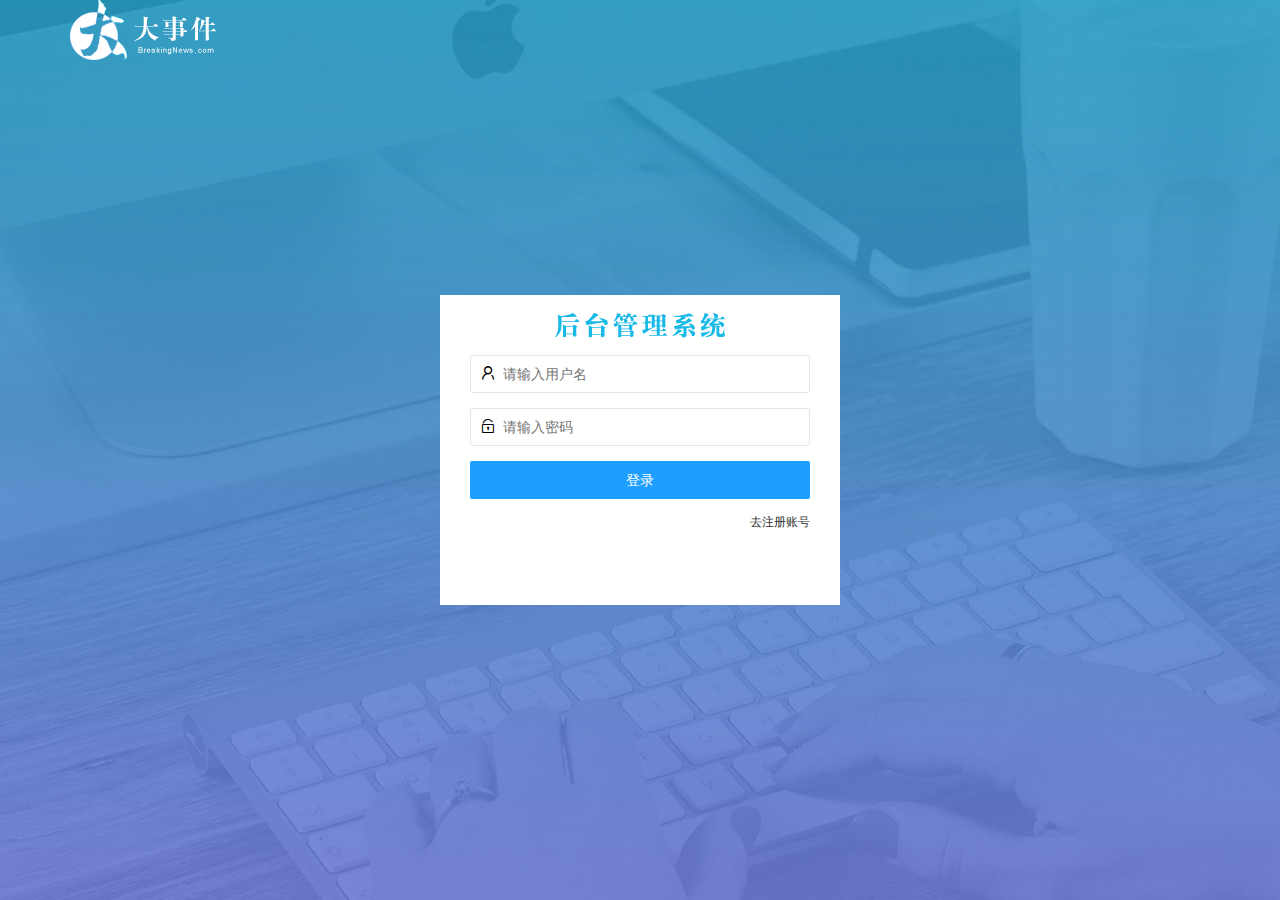
<file: login.html>
<!DOCTYPE html>
<html lang="en">

<head>
    <meta charset="UTF-8">
    <meta http-equiv="X-UA-Compatible" content="IE=edge">
    <meta name="viewport" content="width=device-width, initial-scale=1.0">
    <title>大事件-登录/注册</title>
    <link rel="stylesheet" href="./assets/lib/layui/css/layui.css">
    <link rel="stylesheet" href="./assets/css/login.css" />

</head>

<body>
    <!-- 头部的 Logo 区域 -->
    <div class="layui-main">
        <img src="/assets/images/logo.png" alt="" />
    </div>

    <!-- 登录注册区域 -->
    <div class="loginAndRegBox">
        <div class="title-box"></div>
        <!-- 登录的div -->
        <div class="login-box">
            <!-- 登录的表单 -->
            <form class="layui-form" id="form_login">
                <!-- 用户名 -->
                <div class="layui-form-item">
                    <i class="layui-icon layui-icon-username"></i>
                    <input type="text" name="username" required lay-verify="required" placeholder="请输入用户名"
                        autocomplete="off" class="layui-input" />
                </div>
                <!-- 密码 -->
                <div class="layui-form-item">
                    <i class="layui-icon layui-icon-password"></i>
                    <input type="password" name="password" required lay-verify="required|pwd" placeholder="请输入密码"
                        autocomplete="off" class="layui-input" />
                </div>
                <!-- 登录按钮 -->
                <div class="layui-form-item">
                    <!-- 注意：表单提交按钮和普通按钮的区别，就是 lay-submit 属性 -->
                    <button class="layui-btn layui-btn-fluid layui-btn-normal" lay-submit>登录</button>
                </div>
                <div class="layui-form-item links">
                    <a href="javascript:;" id="link_reg">去注册账号</a>
                </div>
            </form>
        </div>
        <!-- 注册的div -->
        <div class="reg-box">
            <!-- 注册的表单 -->
            <form class="layui-form" id="form_reg">
                <!-- 用户名 -->
                <div class="layui-form-item">
                    <i class="layui-icon layui-icon-username"></i>
                    <input type="text" name="username" required lay-verify="required" placeholder="请输入用户名"
                        autocomplete="off" class="layui-input" />
                </div>
                <!-- 密码 -->
                <div class="layui-form-item">
                    <i class="layui-icon layui-icon-password"></i>
                    <input type="password" name="password" required lay-verify="required|pwd" placeholder="请输入密码"
                        autocomplete="off" class="layui-input" />
                </div>
                <!-- 密码确认框 -->
                <div class="layui-form-item">
                    <i class="layui-icon layui-icon-password"></i>
                    <input type="password" name="repassword" required lay-verify="required|pwd|repwd"
                        placeholder="再次确认密码" autocomplete="off" class="layui-input" />
                </div>
                <!-- 注册按钮 -->
                <div class="layui-form-item">
                    <!-- 注意：表单提交按钮和普通按钮的区别，就是 lay-submit 属性 -->
                    <button class="layui-btn layui-btn-fluid layui-btn-normal" lay-submit>注册</button>
                </div>
                <div class="layui-form-item links">
                    <a href="javascript:;" id="link_login">去登录</a>
                </div>
            </form>
        </div>
    </div>
    <script src="/assets/lib/layui/layui.all.js"></script>
    <script src="/assets/lib/jquery.js"></script>
    <script src="/assets/js/baseAPI.js"></script>
    <script src="/assets/js/login.js"></script>
</body>

</html>
</file>
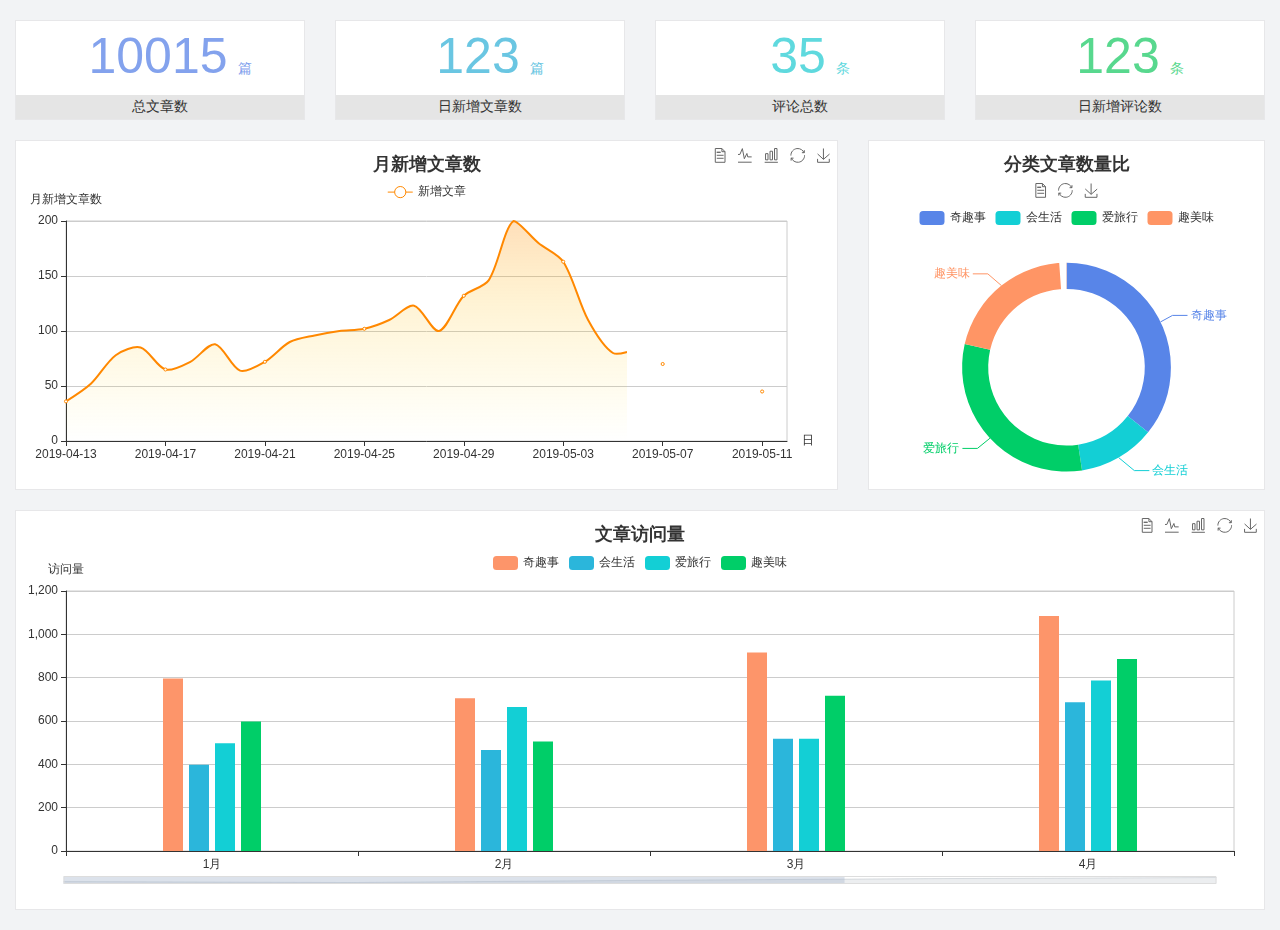
<file: home/dashboard.html>
<!DOCTYPE html>
<html lang="en">

<head>
  <meta charset="UTF-8">
  <meta name="viewport" content="width=device-width, initial-scale=1.0">
  <meta http-equiv="X-UA-Compatible" content="ie=edge">
  <title>图表统计</title>
  <link rel="stylesheet" href="../../assets/lib/bootstrap.css" />
  <link rel="stylesheet" href="../../assets/lib/main.css" />
  <script src="../../assets/lib/jquery.js"></script>
  <script type="text/javascript" src="../../assets/lib/echarts.min.js"></script>
</head>

<body>
  <div class="container-fluid">
    <div class="row spannel_list">
      <div class="col-sm-3 col-xs-6">
        <div class="spannel">
          <em>10015</em><span>篇</span>
          <b>总文章数</b>
        </div>
      </div>
      <div class="col-sm-3 col-xs-6">
        <div class="spannel scolor01">
          <em>123</em><span>篇</span>
          <b>日新增文章数</b>
        </div>
      </div>
      <div class="col-sm-3 col-xs-6">
        <div class="spannel scolor02">
          <em>35</em><span>条</span>
          <b>评论总数</b>
        </div>
      </div>
      <div class="col-sm-3 col-xs-6">
        <div class="spannel scolor03">
          <em>123</em><span>条</span>
          <b>日新增评论数</b>
        </div>
      </div>
    </div>
  </div>

  <div class="container-fluid">
    <div class="row curve-pie">
      <div class="col-lg-8 col-md-8">
        <div class="gragh_pannel" id="curve_show"></div>
      </div>
      <div class="col-lg-4 col-md-4">
        <div class="gragh_pannel" id="pie_show"></div>
      </div>
    </div>
  </div>

  <div class="container-fluid">
    <div class="column_pannel" id="column_show"></div>
  </div>

  <script>
    var oChart = echarts.init(document.getElementById('curve_show'));
    var aList_all = [
      { 'count': 36, 'date': '2019-04-13' },
      { 'count': 52, 'date': '2019-04-14' },
      { 'count': 78, 'date': '2019-04-15' },
      { 'count': 85, 'date': '2019-04-16' },
      { 'count': 65, 'date': '2019-04-17' },
      { 'count': 72, 'date': '2019-04-18' },
      { 'count': 88, 'date': '2019-04-19' },
      { 'count': 64, 'date': '2019-04-20' },
      { 'count': 72, 'date': '2019-04-21' },
      { 'count': 90, 'date': '2019-04-22' },
      { 'count': 96, 'date': '2019-04-23' },
      { 'count': 100, 'date': '2019-04-24' },
      { 'count': 102, 'date': '2019-04-25' },
      { 'count': 110, 'date': '2019-04-26' },
      { 'count': 123, 'date': '2019-04-27' },
      { 'count': 100, 'date': '2019-04-28' },
      { 'count': 132, 'date': '2019-04-29' },
      { 'count': 146, 'date': '2019-04-30' },
      { 'count': 200, 'date': '2019-05-01' },
      { 'count': 180, 'date': '2019-05-02' },
      { 'count': 163, 'date': '2019-05-03' },
      { 'count': 110, 'date': '2019-05-04' },
      { 'count': 80, 'date': '2019-05-05' },
      { 'count': 82, 'date': '2019-05-06' },
      { 'count': 70, 'date': '2019-05-07' },
      { 'count': 65, 'date': '2019-05-08' },
      { 'count': 54, 'date': '2019-05-09' },
      { 'count': 40, 'date': '2019-05-10' },
      { 'count': 45, 'date': '2019-05-11' },
      { 'count': 38, 'date': '2019-05-12' },
    ];

    let aCount = [];
    let aDate = [];

    for (var i = 0; i < aList_all.length; i++) {
      aCount.push(aList_all[i].count);
      aDate.push(aList_all[i].date);
    }

    var chartopt = {
      title: {
        text: '月新增文章数',
        left: 'center',
        top: '10'
      },
      tooltip: {
        trigger: 'axis'
      },
      legend: {
        data: ['新增文章'],
        top: '40'
      },
      toolbox: {
        show: true,
        feature: {
          mark: { show: true },
          dataView: { show: true, readOnly: false },
          magicType: { show: true, type: ['line', 'bar'] },
          restore: { show: true },
          saveAsImage: { show: true }
        }
      },
      calculable: true,
      xAxis: [
        {
          name: '日',
          type: 'category',
          boundaryGap: false,
          data: aDate
        }
      ],
      yAxis: [
        {
          name: '月新增文章数',
          type: 'value'
        }
      ],
      series: [
        {
          name: '新增文章',
          type: 'line',
          smooth: true,
          itemStyle: { normal: { areaStyle: { type: 'default' }, color: '#f80' }, lineStyle: { color: '#f80' } },
          data: aCount
        }],
      areaStyle: {
        normal: {
          color: new echarts.graphic.LinearGradient(0, 0, 0, 1, [{
            offset: 0,
            color: 'rgba(255,136,0,0.39)'
          }, {
            offset: .34,
            color: 'rgba(255,180,0,0.25)'
          }, {
            offset: 1,
            color: 'rgba(255,222,0,0.00)'
          }])

        }
      },
      grid: {
        show: true,
        x: 50,
        x2: 50,
        y: 80,
        height: 220
      }
    };

    oChart.setOption(chartopt);


    var oPie = echarts.init(document.getElementById('pie_show'));
    var oPieopt =
    {
      title: {
        top: 10,
        text: '分类文章数量比',
        x: 'center'
      },
      tooltip: {
        trigger: 'item',
        formatter: "{a} <br/>{b} : {c} ({d}%)"
      },
      color: ['#5885e8', '#13cfd5', '#00ce68', '#ff9565'],
      legend: {
        x: 'center',
        top: 65,
        data: ['奇趣事', '会生活', '爱旅行', '趣美味']
      },
      toolbox: {
        show: true,
        x: 'center',
        top: 35,
        feature: {
          mark: { show: true },
          dataView: { show: true, readOnly: false },
          magicType: {
            show: true,
            type: ['pie', 'funnel'],
            option: {
              funnel: {
                x: '25%',
                width: '50%',
                funnelAlign: 'left',
                max: 1548
              }
            }
          },
          restore: { show: true },
          saveAsImage: { show: true }
        }
      },
      calculable: true,
      series: [
        {
          name: '访问来源',
          type: 'pie',
          radius: ['45%', '60%'],
          center: ['50%', '65%'],
          data: [
            { value: 300, name: '奇趣事' },
            { value: 100, name: '会生活' },
            { value: 260, name: '爱旅行' },
            { value: 180, name: '趣美味' }
          ]
        }
      ]
    };
    oPie.setOption(oPieopt);



    var oColumn = this.echarts.init(document.getElementById('column_show'));
    var oColumnopt =
    {
      title: {
        text: '文章访问量',
        left: 'center',
        top: '10'
      },
      tooltip: {
        trigger: 'axis'
      },
      legend: {
        data: ['奇趣事', '会生活', '爱旅行', '趣美味'],
        top: '40'
      },
      toolbox: {
        show: true,
        feature: {
          mark: { show: true },
          dataView: { show: true, readOnly: false },
          magicType: { show: true, type: ['line', 'bar'] },
          restore: { show: true },
          saveAsImage: { show: true }
        }
      },
      calculable: true,
      xAxis: [
        {
          type: 'category',
          data: ['1月', '2月', '3月', '4月', '5月']
        }
      ],
      yAxis: [
        {
          name: '访问量',
          type: 'value'
        }
      ],
      series: [
        {
          name: '奇趣事',
          type: 'bar',
          barWidth: 20,
          itemStyle: {
            normal: { areaStyle: { type: 'default' }, color: '#fd956a' }
          },
          data: [800, 708, 920, 1090, 1200]
        },
        {
          name: '会生活',
          type: 'bar',
          barWidth: 20,
          itemStyle: {
            normal: { areaStyle: { type: 'default' }, color: '#2bb6db' }
          },
          data: [400, 468, 520, 690, 800]
        },
        {
          name: '爱旅行',
          type: 'bar',
          barWidth: 20,
          itemStyle: {
            normal: { areaStyle: { type: 'default' }, color: '#13cfd5' }
          },
          data: [500, 668, 520, 790, 900]
        },
        {
          name: '趣美味',
          type: 'bar',
          barWidth: 20,
          itemStyle: {
            normal: { areaStyle: { type: 'default' }, color: '#00ce68' }
          },
          data: [600, 508, 720, 890, 1000]
        }
      ],
      grid: {
        show: true,
        x: 50,
        x2: 30,
        y: 80,
        height: 260
      },
      dataZoom: [//给x轴设置滚动条
        {
          start: 0,//默认为0
          end: 100 - 1000 / 31,//默认为100
          type: 'slider',
          show: true,
          xAxisIndex: [0],
          handleSize: 0,//滑动条的 左右2个滑动条的大小
          height: 8,//组件高度
          left: 45, //左边的距离
          right: 50,//右边的距离
          bottom: 26,//右边的距离
          handleColor: '#ddd',//h滑动图标的颜色
          handleStyle: {
            borderColor: "#cacaca",
            borderWidth: "1",
            shadowBlur: 2,
            background: "#ddd",
            shadowColor: "#ddd",
          }
        }]
    };
    oColumn.setOption(oColumnopt);
  </script>
</body>

</html>
</file>
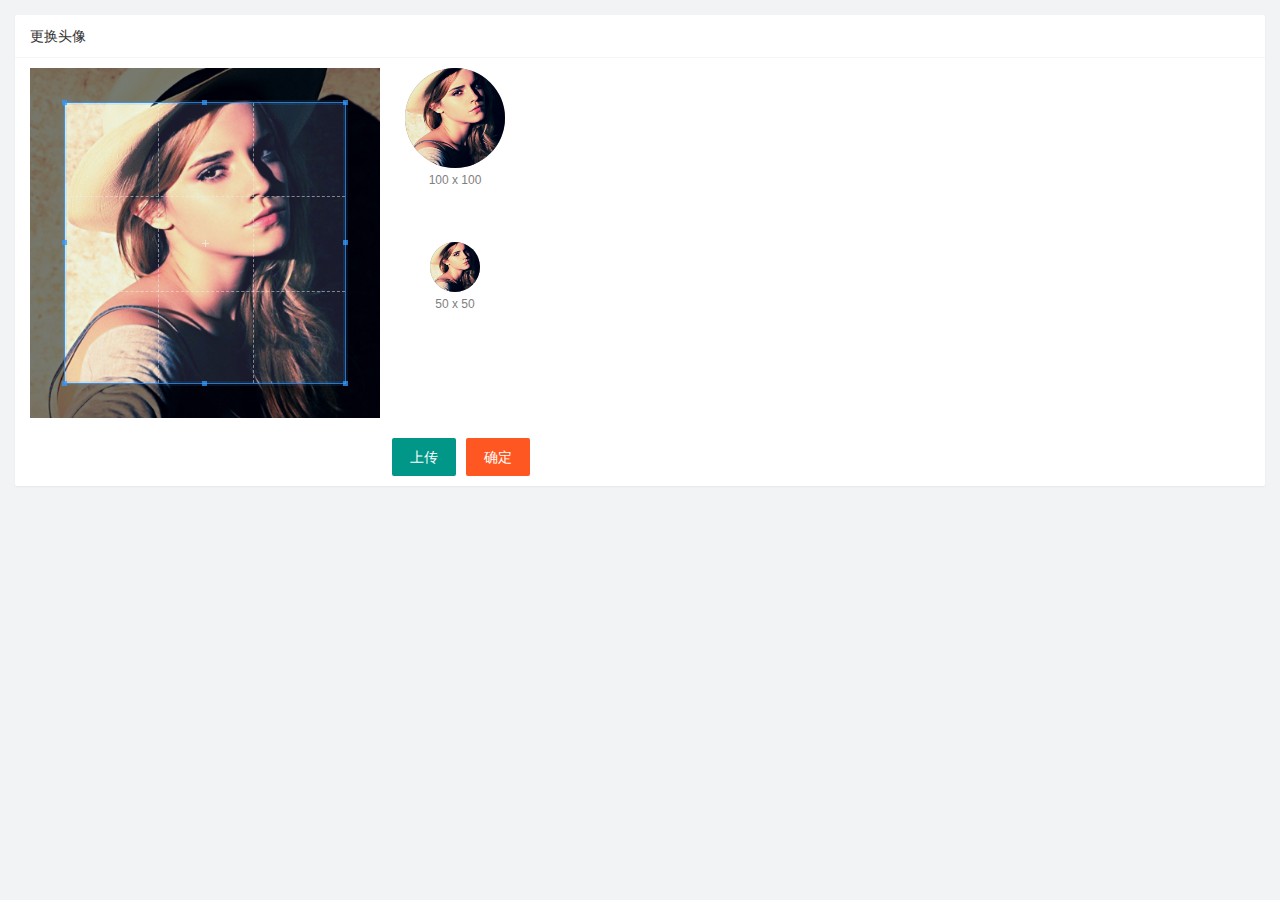
<file: user/user_avatar.html>
<!DOCTYPE html>
<html lang="en">

<head>
    <meta charset="UTF-8">
    <meta http-equiv="X-UA-Compatible" content="IE=edge">
    <meta name="viewport" content="width=device-width, initial-scale=1.0">
    <title>Document</title>
    <link rel="stylesheet" href="/assets/lib/layui/css/layui.css">
    <link rel="stylesheet" href="/assets/lib/cropper/cropper.css">
    <link rel="stylesheet" href="/assets/css/user/user_avatar.css">
</head>

<body>
    <div class="layui-card">
        <div class="layui-card-header">更换头像</div>
        <div class="layui-card-body">
            <!-- 第一行的图片裁剪和预览区域 -->
            <div class="row1">
                <!-- 图片裁剪区域 -->
                <div class="cropper-box">
                    <!-- 这个 img 标签很重要，将来会把它初始化为裁剪区域 -->
                    <img id="image" src="/assets/images/sample.jpg" />
                </div>
                <!-- 图片的预览区域 -->
                <div class="preview-box">
                    <div>
                        <!-- 宽高为 100px 的预览区域 -->
                        <div class="img-preview w100"></div>
                        <p class="size">100 x 100</p>
                    </div>
                    <div>
                        <!-- 宽高为 50px 的预览区域 -->
                        <div class="img-preview w50"></div>
                        <p class="size">50 x 50</p>
                    </div>
                </div>
            </div>

            <!-- 第二行的按钮区域 -->
            <div class="row2">
                <input type="file" id="file" accept="image/png,image/jpeg">
                <button type="button" class="layui-btn" id="btnChooseImage">上传</button>
                <button type="button" id="btnUpload" class="layui-btn layui-btn-danger">确定</button>
            </div>
        </div>
    </div>
    <script src="/assets/lib/layui/layui.all.js"></script>
    <script src="/assets/lib/jquery.js"></script>
    <script src="/assets/lib/cropper/Cropper.js"></script>
    <script src="/assets/lib/cropper/jquery-cropper.js"></script>
    <script src="/assets/js/baseAPI.js"></script>
    <script src="/assets/js/user/user_avatar.js"></script>
</body>

</html>
</file>
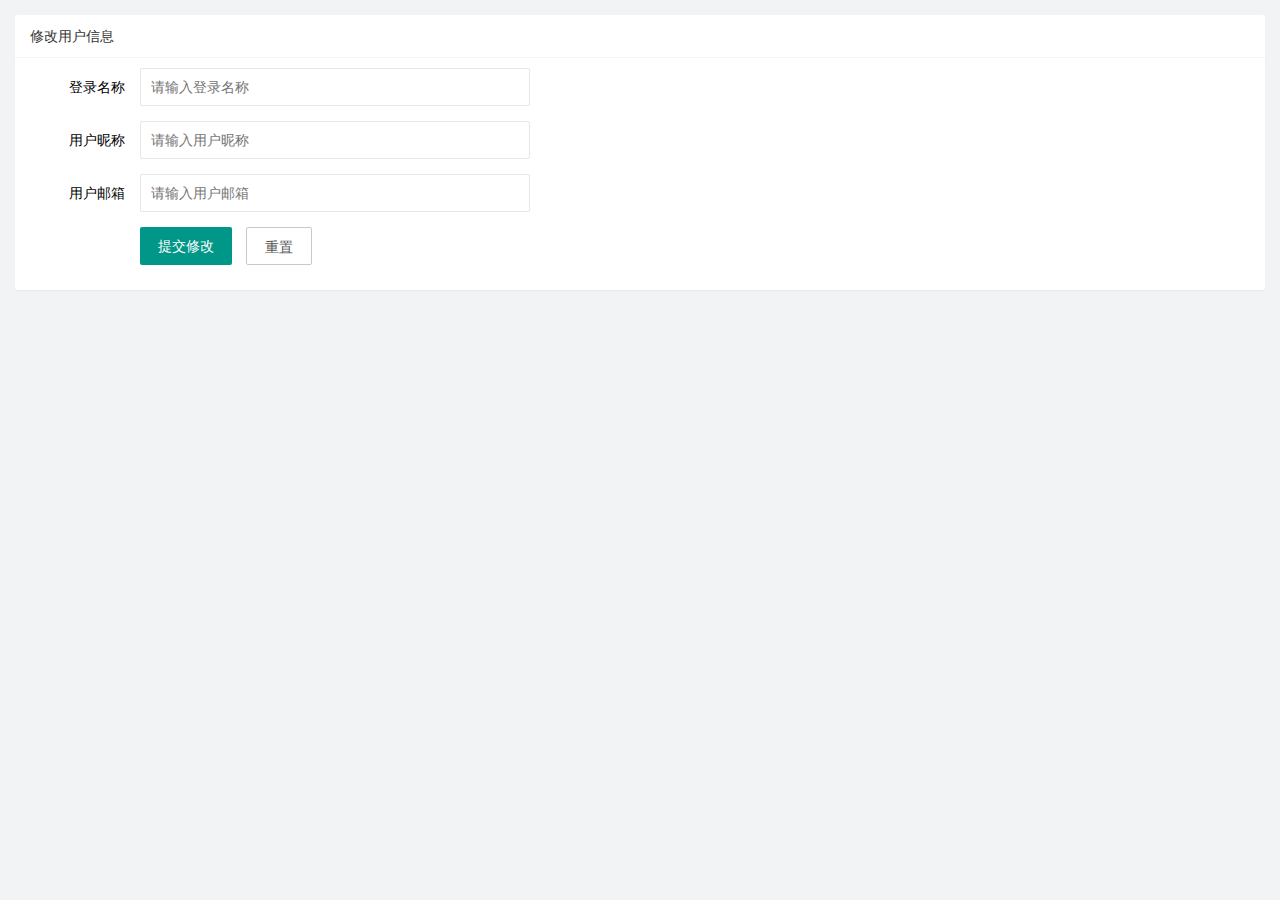
<file: user/user_info.html>
<!DOCTYPE html>
<html lang="en">

<head>
    <meta charset="UTF-8">
    <meta http-equiv="X-UA-Compatible" content="IE=edge">
    <meta name="viewport" content="width=device-width, initial-scale=1.0">
    <title>基本资料</title>
    <link rel="stylesheet" href="/assets/lib/layui/css/layui.css">
    <link rel="stylesheet" href="/assets/css/user/user_info.css" />
</head>

<body>
    <div class="layui-card">
        <div class="layui-card-header">修改用户信息</div>
        <div class="layui-card-body">
            <!-- form表单区域 -->
            <form class="layui-form" lay-filter="formUserInfo">
                <input type="hidden" name="id" />
                <div class="layui-form-item">
                    <label class="layui-form-label">登录名称</label>
                    <div class="layui-input-block">
                        <input type="text" name="username" required lay-verify="required" placeholder="请输入登录名称"
                            autocomplete="off" class="layui-input" readonly />
                    </div>
                </div>

                <div class="layui-form-item">
                    <label class="layui-form-label">用户昵称</label>
                    <div class="layui-input-block">
                        <input type="text" name="nickname" required lay-verify="required|nickname" placeholder="请输入用户昵称"
                            autocomplete="off" class="layui-input">
                    </div>
                </div>

                <div class="layui-form-item">
                    <label class="layui-form-label">用户邮箱</label>
                    <div class="layui-input-block">
                        <input type="text" name="email" required lay-verify="required|email" placeholder="请输入用户邮箱"
                            autocomplete="off" class="layui-input">
                    </div>
                </div>

                <div class="layui-form-item">
                    <div class="layui-input-block">
                        <button class="layui-btn" lay-submit lay-filter="formDemo">提交修改</button>
                        <button type="reset" id="btnReset" class="layui-btn layui-btn-primary">重置</button>
                    </div>
                </div>
            </form>
        </div>
    </div>
    <script src="/assets/lib/layui/layui.all.js"></script>
    <script src="/assets/lib/jquery.js"></script>
    <script src="/assets/js/baseAPI.js"></script>
    <script src="/assets/js/user/user_info.js"></script>
</body>

</html>
</file>
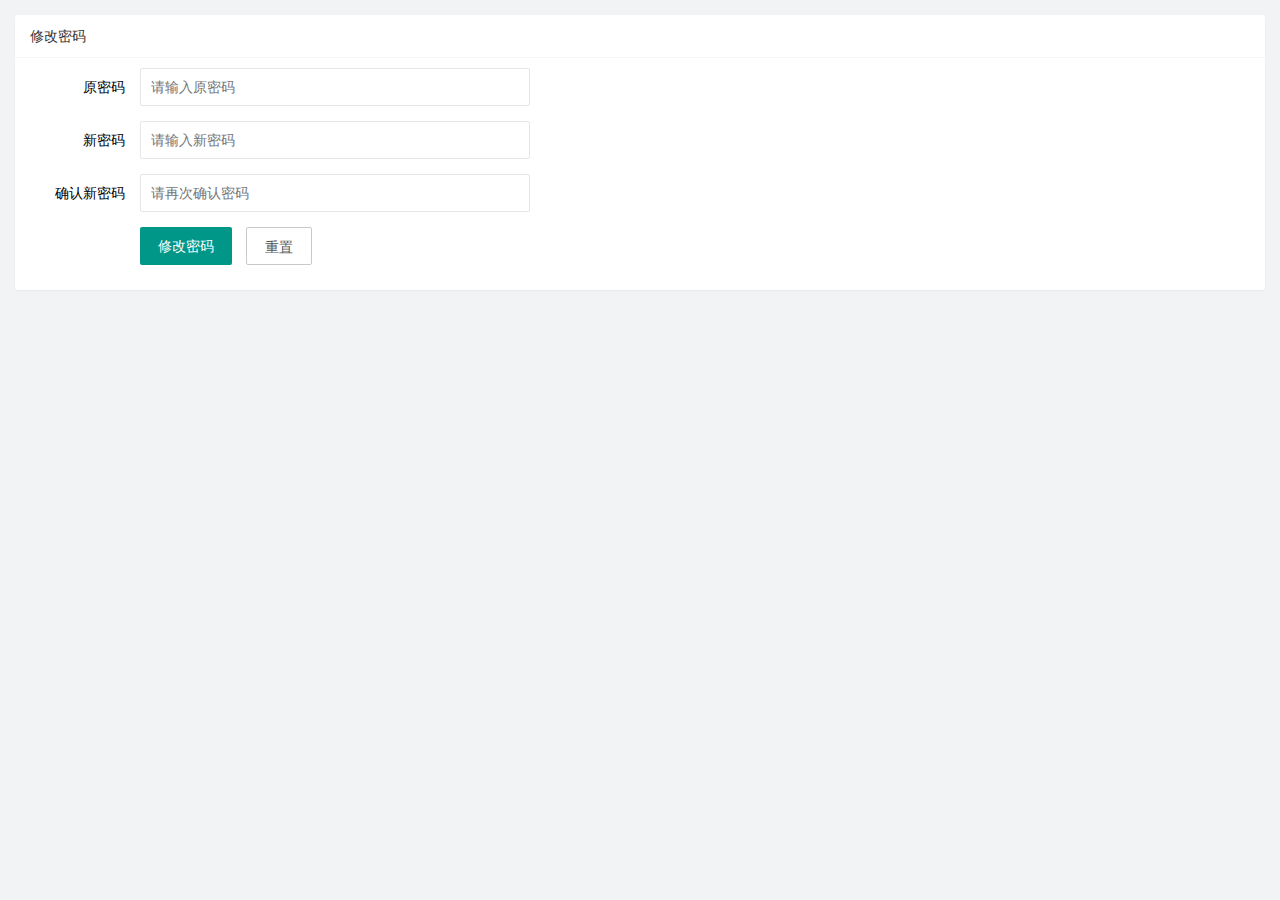
<file: user/user_pwd.html>
<!DOCTYPE html>
<html lang="en">

<head>
    <meta charset="UTF-8">
    <meta http-equiv="X-UA-Compatible" content="IE=edge">
    <meta name="viewport" content="width=device-width, initial-scale=1.0">
    <title>重置密码</title>
    <link rel="stylesheet" href="/assets/lib/layui/css/layui.css">
    <link rel="stylesheet" href="/assets/css/user/user_pwd.css" />
</head>

<body>
    <!-- 卡片区域 -->
    <div class="layui-card">
        <div class="layui-card-header">修改密码</div>
        <div class="layui-card-body">
            <form class="layui-form">
                <div class="layui-form-item">
                    <label class="layui-form-label">原密码</label>
                    <div class="layui-input-block">
                        <input type="password" name="oldPwd" required lay-verify="required|pwd" placeholder="请输入原密码"
                            autocomplete="off" class="layui-input" />
                    </div>
                </div>
                <div class="layui-form-item">
                    <label class="layui-form-label">新密码</label>
                    <div class="layui-input-block">
                        <input type="password" name="newPwd" required lay-verify="required|pwd|samePwd"
                            placeholder="请输入新密码" autocomplete="off" class="layui-input" />
                    </div>
                </div>
                <div class="layui-form-item">
                    <label class="layui-form-label">确认新密码</label>
                    <div class="layui-input-block">
                        <input type="password" name="rePwd" required lay-verify="required|pwd|rePwd"
                            placeholder="请再次确认密码" autocomplete="off" class="layui-input" />
                    </div>
                </div>
                <div class="layui-form-item">
                    <div class="layui-input-block">
                        <button class="layui-btn" lay-submit lay-filter="formDemo">修改密码</button>
                        <button type="reset" class="layui-btn layui-btn-primary">重置</button>
                    </div>
                </div>
            </form>
        </div>
    </div>
    <script src="/assets/lib/layui/layui.all.js"></script>
    <script src="/assets/lib/jquery.js"></script>
    <script src="/assets/js/baseAPI.js"></script>
    <script src="/assets/js/user/user_pwd.js"></script>
</body>

</html>
</file>
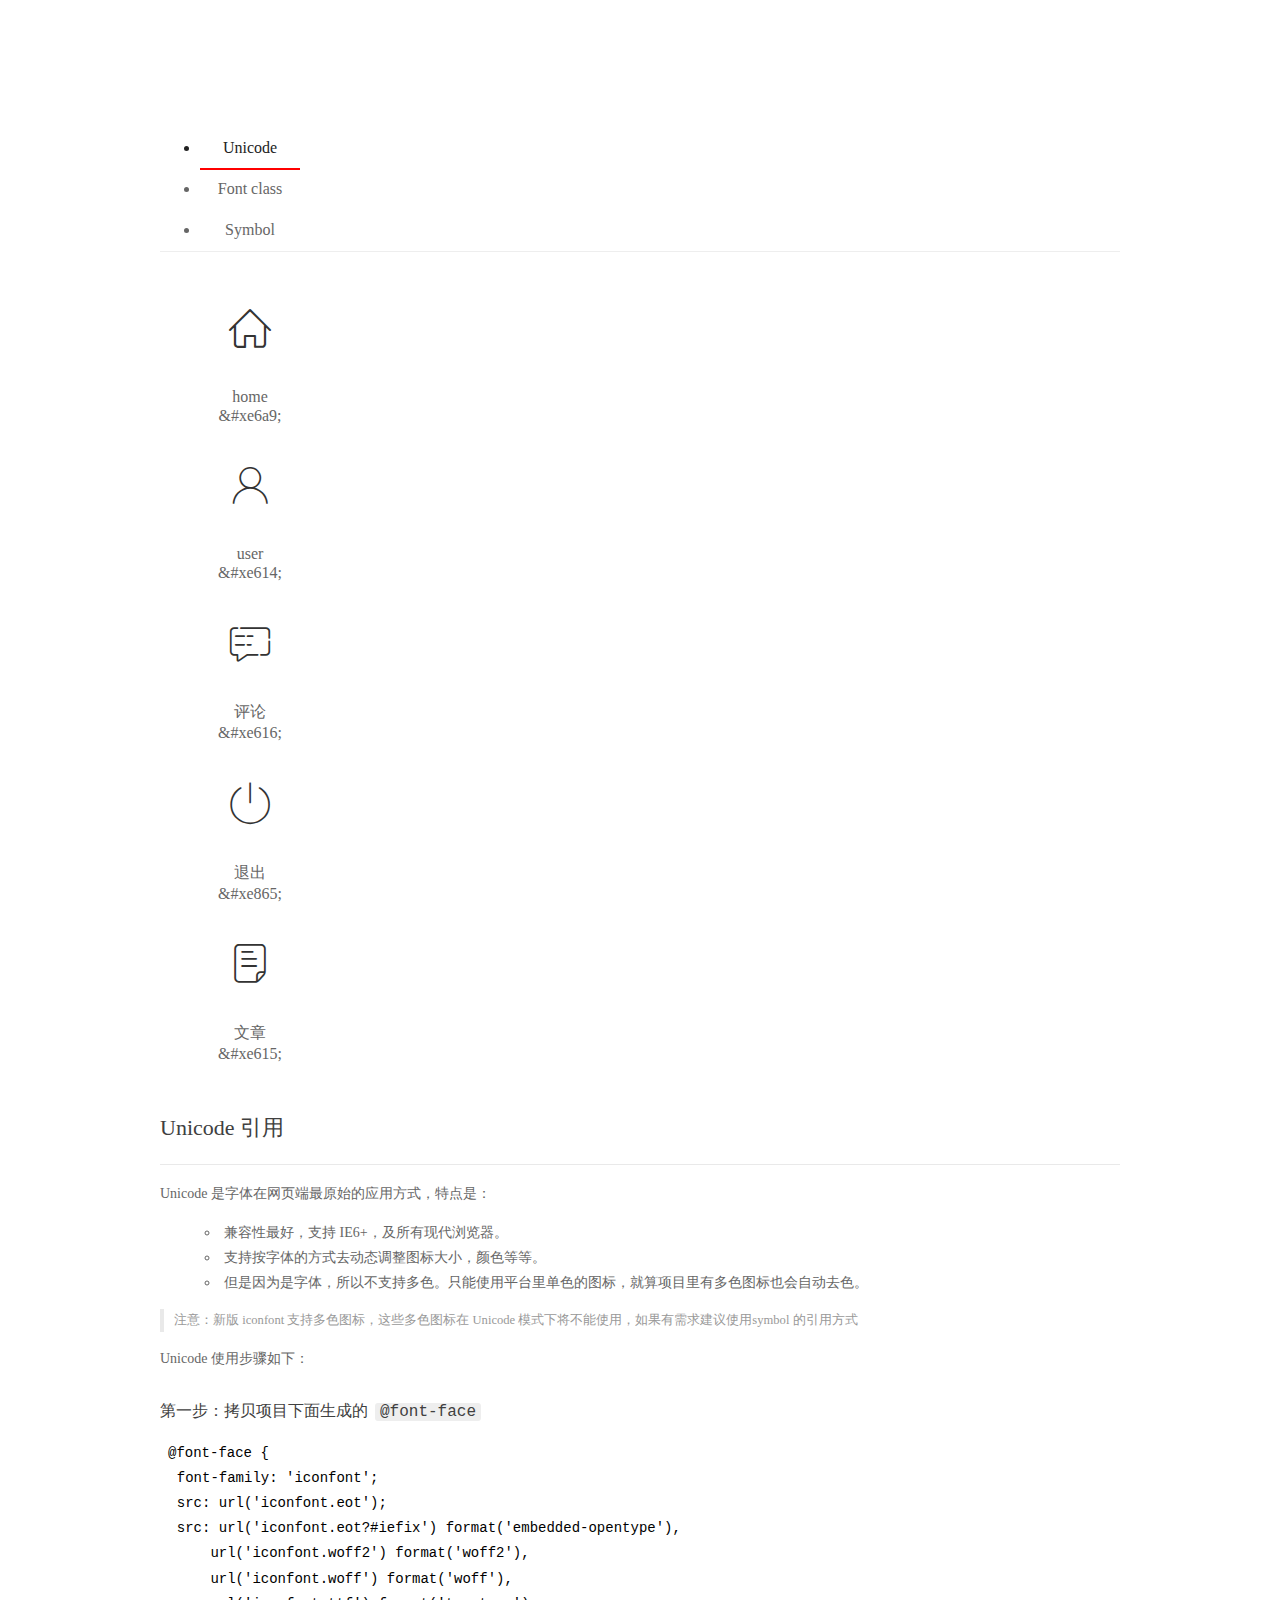
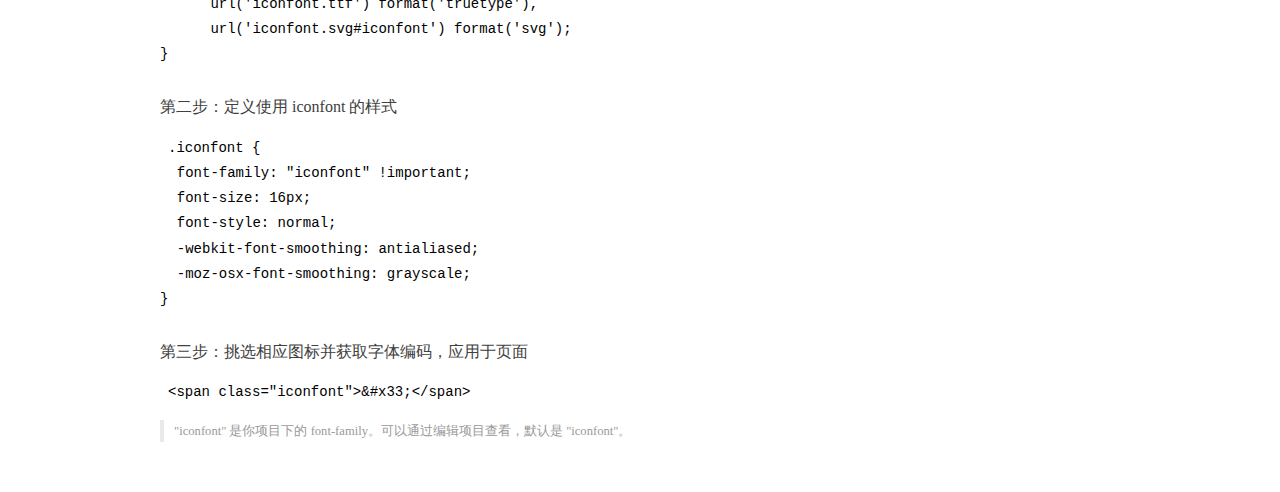
<file: assets/fonts/demo_index.html>
<!DOCTYPE html>
<html>
<head>
  <meta charset="utf-8"/>
  <title>IconFont Demo</title>
  <link rel="shortcut icon" href="https://gtms04.alicdn.com/tps/i4/TB1_oz6GVXXXXaFXpXXJDFnIXXX-64-64.ico" type="image/x-icon"/>
  <link rel="stylesheet" href="https://g.alicdn.com/thx/cube/1.3.2/cube.min.css">
  <link rel="stylesheet" href="demo.css">
  <link rel="stylesheet" href="iconfont.css">
  <script src="iconfont.js"></script>
  <!-- jQuery -->
  <script src="https://a1.alicdn.com/oss/uploads/2018/12/26/7bfddb60-08e8-11e9-9b04-53e73bb6408b.js"></script>
  <!-- 代码高亮 -->
  <script src="https://a1.alicdn.com/oss/uploads/2018/12/26/a3f714d0-08e6-11e9-8a15-ebf944d7534c.js"></script>
</head>
<body>
  <div class="main">
    <h1 class="logo"><a href="https://www.iconfont.cn/" title="iconfont 首页" target="_blank">&#xe86b;</a></h1>
    <div class="nav-tabs">
      <ul id="tabs" class="dib-box">
        <li class="dib active"><span>Unicode</span></li>
        <li class="dib"><span>Font class</span></li>
        <li class="dib"><span>Symbol</span></li>
      </ul>
      
    </div>
    <div class="tab-container">
      <div class="content unicode" style="display: block;">
          <ul class="icon_lists dib-box">
          
            <li class="dib">
              <span class="icon iconfont">&#xe6a9;</span>
                <div class="name">home</div>
                <div class="code-name">&amp;#xe6a9;</div>
              </li>
          
            <li class="dib">
              <span class="icon iconfont">&#xe614;</span>
                <div class="name">user</div>
                <div class="code-name">&amp;#xe614;</div>
              </li>
          
            <li class="dib">
              <span class="icon iconfont">&#xe616;</span>
                <div class="name">评论</div>
                <div class="code-name">&amp;#xe616;</div>
              </li>
          
            <li class="dib">
              <span class="icon iconfont">&#xe865;</span>
                <div class="name">退出</div>
                <div class="code-name">&amp;#xe865;</div>
              </li>
          
            <li class="dib">
              <span class="icon iconfont">&#xe615;</span>
                <div class="name">文章</div>
                <div class="code-name">&amp;#xe615;</div>
              </li>
          
          </ul>
          <div class="article markdown">
          <h2 id="unicode-">Unicode 引用</h2>
          <hr>

          <p>Unicode 是字体在网页端最原始的应用方式，特点是：</p>
          <ul>
            <li>兼容性最好，支持 IE6+，及所有现代浏览器。</li>
            <li>支持按字体的方式去动态调整图标大小，颜色等等。</li>
            <li>但是因为是字体，所以不支持多色。只能使用平台里单色的图标，就算项目里有多色图标也会自动去色。</li>
          </ul>
          <blockquote>
            <p>注意：新版 iconfont 支持多色图标，这些多色图标在 Unicode 模式下将不能使用，如果有需求建议使用symbol 的引用方式</p>
          </blockquote>
          <p>Unicode 使用步骤如下：</p>
          <h3 id="-font-face">第一步：拷贝项目下面生成的 <code>@font-face</code></h3>
<pre><code class="language-css"
>@font-face {
  font-family: 'iconfont';
  src: url('iconfont.eot');
  src: url('iconfont.eot?#iefix') format('embedded-opentype'),
      url('iconfont.woff2') format('woff2'),
      url('iconfont.woff') format('woff'),
      url('iconfont.ttf') format('truetype'),
      url('iconfont.svg#iconfont') format('svg');
}
</code></pre>
          <h3 id="-iconfont-">第二步：定义使用 iconfont 的样式</h3>
<pre><code class="language-css"
>.iconfont {
  font-family: "iconfont" !important;
  font-size: 16px;
  font-style: normal;
  -webkit-font-smoothing: antialiased;
  -moz-osx-font-smoothing: grayscale;
}
</code></pre>
          <h3 id="-">第三步：挑选相应图标并获取字体编码，应用于页面</h3>
<pre>
<code class="language-html"
>&lt;span class="iconfont"&gt;&amp;#x33;&lt;/span&gt;
</code></pre>
          <blockquote>
            <p>"iconfont" 是你项目下的 font-family。可以通过编辑项目查看，默认是 "iconfont"。</p>
          </blockquote>
          </div>
      </div>
      <div class="content font-class">
        <ul class="icon_lists dib-box">
          
          <li class="dib">
            <span class="icon iconfont icon-home"></span>
            <div class="name">
              home
            </div>
            <div class="code-name">.icon-home
            </div>
          </li>
          
          <li class="dib">
            <span class="icon iconfont icon-user"></span>
            <div class="name">
              user
            </div>
            <div class="code-name">.icon-user
            </div>
          </li>
          
          <li class="dib">
            <span class="icon iconfont icon-pinglun"></span>
            <div class="name">
              评论
            </div>
            <div class="code-name">.icon-pinglun
            </div>
          </li>
          
          <li class="dib">
            <span class="icon iconfont icon-tuichu"></span>
            <div class="name">
              退出
            </div>
            <div class="code-name">.icon-tuichu
            </div>
          </li>
          
          <li class="dib">
            <span class="icon iconfont icon-16"></span>
            <div class="name">
              文章
            </div>
            <div class="code-name">.icon-16
            </div>
          </li>
          
        </ul>
        <div class="article markdown">
        <h2 id="font-class-">font-class 引用</h2>
        <hr>

        <p>font-class 是 Unicode 使用方式的一种变种，主要是解决 Unicode 书写不直观，语意不明确的问题。</p>
        <p>与 Unicode 使用方式相比，具有如下特点：</p>
        <ul>
          <li>兼容性良好，支持 IE8+，及所有现代浏览器。</li>
          <li>相比于 Unicode 语意明确，书写更直观。可以很容易分辨这个 icon 是什么。</li>
          <li>因为使用 class 来定义图标，所以当要替换图标时，只需要修改 class 里面的 Unicode 引用。</li>
          <li>不过因为本质上还是使用的字体，所以多色图标还是不支持的。</li>
        </ul>
        <p>使用步骤如下：</p>
        <h3 id="-fontclass-">第一步：引入项目下面生成的 fontclass 代码：</h3>
<pre><code class="language-html">&lt;link rel="stylesheet" href="./iconfont.css"&gt;
</code></pre>
        <h3 id="-">第二步：挑选相应图标并获取类名，应用于页面：</h3>
<pre><code class="language-html">&lt;span class="iconfont icon-xxx"&gt;&lt;/span&gt;
</code></pre>
        <blockquote>
          <p>"
            iconfont" 是你项目下的 font-family。可以通过编辑项目查看，默认是 "iconfont"。</p>
        </blockquote>
      </div>
      </div>
      <div class="content symbol">
          <ul class="icon_lists dib-box">
          
            <li class="dib">
                <svg class="icon svg-icon" aria-hidden="true">
                  <use xlink:href="#icon-home"></use>
                </svg>
                <div class="name">home</div>
                <div class="code-name">#icon-home</div>
            </li>
          
            <li class="dib">
                <svg class="icon svg-icon" aria-hidden="true">
                  <use xlink:href="#icon-user"></use>
                </svg>
                <div class="name">user</div>
                <div class="code-name">#icon-user</div>
            </li>
          
            <li class="dib">
                <svg class="icon svg-icon" aria-hidden="true">
                  <use xlink:href="#icon-pinglun"></use>
                </svg>
                <div class="name">评论</div>
                <div class="code-name">#icon-pinglun</div>
            </li>
          
            <li class="dib">
                <svg class="icon svg-icon" aria-hidden="true">
                  <use xlink:href="#icon-tuichu"></use>
                </svg>
                <div class="name">退出</div>
                <div class="code-name">#icon-tuichu</div>
            </li>
          
            <li class="dib">
                <svg class="icon svg-icon" aria-hidden="true">
                  <use xlink:href="#icon-16"></use>
                </svg>
                <div class="name">文章</div>
                <div class="code-name">#icon-16</div>
            </li>
          
          </ul>
          <div class="article markdown">
          <h2 id="symbol-">Symbol 引用</h2>
          <hr>

          <p>这是一种全新的使用方式，应该说这才是未来的主流，也是平台目前推荐的用法。相关介绍可以参考这篇<a href="">文章</a>
            这种用法其实是做了一个 SVG 的集合，与另外两种相比具有如下特点：</p>
          <ul>
            <li>支持多色图标了，不再受单色限制。</li>
            <li>通过一些技巧，支持像字体那样，通过 <code>font-size</code>, <code>color</code> 来调整样式。</li>
            <li>兼容性较差，支持 IE9+，及现代浏览器。</li>
            <li>浏览器渲染 SVG 的性能一般，还不如 png。</li>
          </ul>
          <p>使用步骤如下：</p>
          <h3 id="-symbol-">第一步：引入项目下面生成的 symbol 代码：</h3>
<pre><code class="language-html">&lt;script src="./iconfont.js"&gt;&lt;/script&gt;
</code></pre>
          <h3 id="-css-">第二步：加入通用 CSS 代码（引入一次就行）：</h3>
<pre><code class="language-html">&lt;style&gt;
.icon {
  width: 1em;
  height: 1em;
  vertical-align: -0.15em;
  fill: currentColor;
  overflow: hidden;
}
&lt;/style&gt;
</code></pre>
          <h3 id="-">第三步：挑选相应图标并获取类名，应用于页面：</h3>
<pre><code class="language-html">&lt;svg class="icon" aria-hidden="true"&gt;
  &lt;use xlink:href="#icon-xxx"&gt;&lt;/use&gt;
&lt;/svg&gt;
</code></pre>
          </div>
      </div>

    </div>
  </div>
  <script>
  $(document).ready(function () {
      $('.tab-container .content:first').show()

      $('#tabs li').click(function (e) {
        var tabContent = $('.tab-container .content')
        var index = $(this).index()

        if ($(this).hasClass('active')) {
          return
        } else {
          $('#tabs li').removeClass('active')
          $(this).addClass('active')

          tabContent.hide().eq(index).fadeIn()
        }
      })
    })
  </script>
</body>
</html>
</file>
<file: assets/lib/layui/css/layui.css>
/** layui-v2.5.5 MIT License By https://www.layui.com */
 .layui-inline,img{display:inline-block;vertical-align:middle}h1,h2,h3,h4,h5,h6{font-weight:400}.layui-edge,.layui-header,.layui-inline,.layui-main{position:relative}.layui-body,.layui-edge,.layui-elip{overflow:hidden}.layui-btn,.layui-edge,.layui-inline,img{vertical-align:middle}.layui-btn,.layui-disabled,.layui-icon,.layui-unselect{-moz-user-select:none;-webkit-user-select:none;-ms-user-select:none}.layui-elip,.layui-form-checkbox span,.layui-form-pane .layui-form-label{text-overflow:ellipsis;white-space:nowrap}.layui-breadcrumb,.layui-tree-btnGroup{visibility:hidden}blockquote,body,button,dd,div,dl,dt,form,h1,h2,h3,h4,h5,h6,input,li,ol,p,pre,td,textarea,th,ul{margin:0;padding:0;-webkit-tap-highlight-color:rgba(0,0,0,0)}a:active,a:hover{outline:0}img{border:none}li{list-style:none}table{border-collapse:collapse;border-spacing:0}h4,h5,h6{font-size:100%}button,input,optgroup,option,select,textarea{font-family:inherit;font-size:inherit;font-style:inherit;font-weight:inherit;outline:0}pre{white-space:pre-wrap;white-space:-moz-pre-wrap;white-space:-pre-wrap;white-space:-o-pre-wrap;word-wrap:break-word}body{line-height:24px;font:14px Helvetica Neue,Helvetica,PingFang SC,Tahoma,Arial,sans-serif}hr{height:1px;margin:10px 0;border:0;clear:both}a{color:#333;text-decoration:none}a:hover{color:#777}a cite{font-style:normal;*cursor:pointer}.layui-border-box,.layui-border-box *{box-sizing:border-box}.layui-box,.layui-box *{box-sizing:content-box}.layui-clear{clear:both;*zoom:1}.layui-clear:after{content:'\20';clear:both;*zoom:1;display:block;height:0}.layui-inline{*display:inline;*zoom:1}.layui-edge{display:inline-block;width:0;height:0;border-width:6px;border-style:dashed;border-color:transparent}.layui-edge-top{top:-4px;border-bottom-color:#999;border-bottom-style:solid}.layui-edge-right{border-left-color:#999;border-left-style:solid}.layui-edge-bottom{top:2px;border-top-color:#999;border-top-style:solid}.layui-edge-left{border-right-color:#999;border-right-style:solid}.layui-disabled,.layui-disabled:hover{color:#d2d2d2!important;cursor:not-allowed!important}.layui-circle{border-radius:100%}.layui-show{display:block!important}.layui-hide{display:none!important}@font-face{font-family:layui-icon;src:url(../font/iconfont.eot?v=250);src:url(../font/iconfont.eot?v=250#iefix) format('embedded-opentype'),url(../font/iconfont.woff2?v=250) format('woff2'),url(../font/iconfont.woff?v=250) format('woff'),url(../font/iconfont.ttf?v=250) format('truetype'),url(../font/iconfont.svg?v=250#layui-icon) format('svg')}.layui-icon{font-family:layui-icon!important;font-size:16px;font-style:normal;-webkit-font-smoothing:antialiased;-moz-osx-font-smoothing:grayscale}.layui-icon-reply-fill:before{content:"\e611"}.layui-icon-set-fill:before{content:"\e614"}.layui-icon-menu-fill:before{content:"\e60f"}.layui-icon-search:before{content:"\e615"}.layui-icon-share:before{content:"\e641"}.layui-icon-set-sm:before{content:"\e620"}.layui-icon-engine:before{content:"\e628"}.layui-icon-close:before{content:"\1006"}.layui-icon-close-fill:before{content:"\1007"}.layui-icon-chart-screen:before{content:"\e629"}.layui-icon-star:before{content:"\e600"}.layui-icon-circle-dot:before{content:"\e617"}.layui-icon-chat:before{content:"\e606"}.layui-icon-release:before{content:"\e609"}.layui-icon-list:before{content:"\e60a"}.layui-icon-chart:before{content:"\e62c"}.layui-icon-ok-circle:before{content:"\1005"}.layui-icon-layim-theme:before{content:"\e61b"}.layui-icon-table:before{content:"\e62d"}.layui-icon-right:before{content:"\e602"}.layui-icon-left:before{content:"\e603"}.layui-icon-cart-simple:before{content:"\e698"}.layui-icon-face-cry:before{content:"\e69c"}.layui-icon-face-smile:before{content:"\e6af"}.layui-icon-survey:before{content:"\e6b2"}.layui-icon-tree:before{content:"\e62e"}.layui-icon-upload-circle:before{content:"\e62f"}.layui-icon-add-circle:before{content:"\e61f"}.layui-icon-download-circle:before{content:"\e601"}.layui-icon-templeate-1:before{content:"\e630"}.layui-icon-util:before{content:"\e631"}.layui-icon-face-surprised:before{content:"\e664"}.layui-icon-edit:before{content:"\e642"}.layui-icon-speaker:before{content:"\e645"}.layui-icon-down:before{content:"\e61a"}.layui-icon-file:before{content:"\e621"}.layui-icon-layouts:before{content:"\e632"}.layui-icon-rate-half:before{content:"\e6c9"}.layui-icon-add-circle-fine:before{content:"\e608"}.layui-icon-prev-circle:before{content:"\e633"}.layui-icon-read:before{content:"\e705"}.layui-icon-404:before{content:"\e61c"}.layui-icon-carousel:before{content:"\e634"}.layui-icon-help:before{content:"\e607"}.layui-icon-code-circle:before{content:"\e635"}.layui-icon-water:before{content:"\e636"}.layui-icon-username:before{content:"\e66f"}.layui-icon-find-fill:before{content:"\e670"}.layui-icon-about:before{content:"\e60b"}.layui-icon-location:before{content:"\e715"}.layui-icon-up:before{content:"\e619"}.layui-icon-pause:before{content:"\e651"}.layui-icon-date:before{content:"\e637"}.layui-icon-layim-uploadfile:before{content:"\e61d"}.layui-icon-delete:before{content:"\e640"}.layui-icon-play:before{content:"\e652"}.layui-icon-top:before{content:"\e604"}.layui-icon-friends:before{content:"\e612"}.layui-icon-refresh-3:before{content:"\e9aa"}.layui-icon-ok:before{content:"\e605"}.layui-icon-layer:before{content:"\e638"}.layui-icon-face-smile-fine:before{content:"\e60c"}.layui-icon-dollar:before{content:"\e659"}.layui-icon-group:before{content:"\e613"}.layui-icon-layim-download:before{content:"\e61e"}.layui-icon-picture-fine:before{content:"\e60d"}.layui-icon-link:before{content:"\e64c"}.layui-icon-diamond:before{content:"\e735"}.layui-icon-log:before{content:"\e60e"}.layui-icon-rate-solid:before{content:"\e67a"}.layui-icon-fonts-del:before{content:"\e64f"}.layui-icon-unlink:before{content:"\e64d"}.layui-icon-fonts-clear:before{content:"\e639"}.layui-icon-triangle-r:before{content:"\e623"}.layui-icon-circle:before{content:"\e63f"}.layui-icon-radio:before{content:"\e643"}.layui-icon-align-center:before{content:"\e647"}.layui-icon-align-right:before{content:"\e648"}.layui-icon-align-left:before{content:"\e649"}.layui-icon-loading-1:before{content:"\e63e"}.layui-icon-return:before{content:"\e65c"}.layui-icon-fonts-strong:before{content:"\e62b"}.layui-icon-upload:before{content:"\e67c"}.layui-icon-dialogue:before{content:"\e63a"}.layui-icon-video:before{content:"\e6ed"}.layui-icon-headset:before{content:"\e6fc"}.layui-icon-cellphone-fine:before{content:"\e63b"}.layui-icon-add-1:before{content:"\e654"}.layui-icon-face-smile-b:before{content:"\e650"}.layui-icon-fonts-html:before{content:"\e64b"}.layui-icon-form:before{content:"\e63c"}.layui-icon-cart:before{content:"\e657"}.layui-icon-camera-fill:before{content:"\e65d"}.layui-icon-tabs:before{content:"\e62a"}.layui-icon-fonts-code:before{content:"\e64e"}.layui-icon-fire:before{content:"\e756"}.layui-icon-set:before{content:"\e716"}.layui-icon-fonts-u:before{content:"\e646"}.layui-icon-triangle-d:before{content:"\e625"}.layui-icon-tips:before{content:"\e702"}.layui-icon-picture:before{content:"\e64a"}.layui-icon-more-vertical:before{content:"\e671"}.layui-icon-flag:before{content:"\e66c"}.layui-icon-loading:before{content:"\e63d"}.layui-icon-fonts-i:before{content:"\e644"}.layui-icon-refresh-1:before{content:"\e666"}.layui-icon-rmb:before{content:"\e65e"}.layui-icon-home:before{content:"\e68e"}.layui-icon-user:before{content:"\e770"}.layui-icon-notice:before{content:"\e667"}.layui-icon-login-weibo:before{content:"\e675"}.layui-icon-voice:before{content:"\e688"}.layui-icon-upload-drag:before{content:"\e681"}.layui-icon-login-qq:before{content:"\e676"}.layui-icon-snowflake:before{content:"\e6b1"}.layui-icon-file-b:before{content:"\e655"}.layui-icon-template:before{content:"\e663"}.layui-icon-auz:before{content:"\e672"}.layui-icon-console:before{content:"\e665"}.layui-icon-app:before{content:"\e653"}.layui-icon-prev:before{content:"\e65a"}.layui-icon-website:before{content:"\e7ae"}.layui-icon-next:before{content:"\e65b"}.layui-icon-component:before{content:"\e857"}.layui-icon-more:before{content:"\e65f"}.layui-icon-login-wechat:before{content:"\e677"}.layui-icon-shrink-right:before{content:"\e668"}.layui-icon-spread-left:before{content:"\e66b"}.layui-icon-camera:before{content:"\e660"}.layui-icon-note:before{content:"\e66e"}.layui-icon-refresh:before{content:"\e669"}.layui-icon-female:before{content:"\e661"}.layui-icon-male:before{content:"\e662"}.layui-icon-password:before{content:"\e673"}.layui-icon-senior:before{content:"\e674"}.layui-icon-theme:before{content:"\e66a"}.layui-icon-tread:before{content:"\e6c5"}.layui-icon-praise:before{content:"\e6c6"}.layui-icon-star-fill:before{content:"\e658"}.layui-icon-rate:before{content:"\e67b"}.layui-icon-template-1:before{content:"\e656"}.layui-icon-vercode:before{content:"\e679"}.layui-icon-cellphone:before{content:"\e678"}.layui-icon-screen-full:before{content:"\e622"}.layui-icon-screen-restore:before{content:"\e758"}.layui-icon-cols:before{content:"\e610"}.layui-icon-export:before{content:"\e67d"}.layui-icon-print:before{content:"\e66d"}.layui-icon-slider:before{content:"\e714"}.layui-icon-addition:before{content:"\e624"}.layui-icon-subtraction:before{content:"\e67e"}.layui-icon-service:before{content:"\e626"}.layui-icon-transfer:before{content:"\e691"}.layui-main{width:1140px;margin:0 auto}.layui-header{z-index:1000;height:60px}.layui-header a:hover{transition:all .5s;-webkit-transition:all .5s}.layui-side{position:fixed;left:0;top:0;bottom:0;z-index:999;width:200px;overflow-x:hidden}.layui-side-scroll{position:relative;width:220px;height:100%;overflow-x:hidden}.layui-body{position:absolute;left:200px;right:0;top:0;bottom:0;z-index:998;width:auto;overflow-y:auto;box-sizing:border-box}.layui-layout-body{overflow:hidden}.layui-layout-admin .layui-header{background-color:#23262E}.layui-layout-admin .layui-side{top:60px;width:200px;overflow-x:hidden}.layui-layout-admin .layui-body{position:fixed;top:60px;bottom:44px}.layui-layout-admin .layui-main{width:auto;margin:0 15px}.layui-layout-admin .layui-footer{position:fixed;left:200px;right:0;bottom:0;height:44px;line-height:44px;padding:0 15px;background-color:#eee}.layui-layout-admin .layui-logo{position:absolute;left:0;top:0;width:200px;height:100%;line-height:60px;text-align:center;color:#009688;font-size:16px}.layui-layout-admin .layui-header .layui-nav{background:0 0}.layui-layout-left{position:absolute!important;left:200px;top:0}.layui-layout-right{position:absolute!important;right:0;top:0}.layui-container{position:relative;margin:0 auto;padding:0 15px;box-sizing:border-box}.layui-fluid{position:relative;margin:0 auto;padding:0 15px}.layui-row:after,.layui-row:before{content:'';display:block;clear:both}.layui-col-lg1,.layui-col-lg10,.layui-col-lg11,.layui-col-lg12,.layui-col-lg2,.layui-col-lg3,.layui-col-lg4,.layui-col-lg5,.layui-col-lg6,.layui-col-lg7,.layui-col-lg8,.layui-col-lg9,.layui-col-md1,.layui-col-md10,.layui-col-md11,.layui-col-md12,.layui-col-md2,.layui-col-md3,.layui-col-md4,.layui-col-md5,.layui-col-md6,.layui-col-md7,.layui-col-md8,.layui-col-md9,.layui-col-sm1,.layui-col-sm10,.layui-col-sm11,.layui-col-sm12,.layui-col-sm2,.layui-col-sm3,.layui-col-sm4,.layui-col-sm5,.layui-col-sm6,.layui-col-sm7,.layui-col-sm8,.layui-col-sm9,.layui-col-xs1,.layui-col-xs10,.layui-col-xs11,.layui-col-xs12,.layui-col-xs2,.layui-col-xs3,.layui-col-xs4,.layui-col-xs5,.layui-col-xs6,.layui-col-xs7,.layui-col-xs8,.layui-col-xs9{position:relative;display:block;box-sizing:border-box}.layui-col-xs1,.layui-col-xs10,.layui-col-xs11,.layui-col-xs12,.layui-col-xs2,.layui-col-xs3,.layui-col-xs4,.layui-col-xs5,.layui-col-xs6,.layui-col-xs7,.layui-col-xs8,.layui-col-xs9{float:left}.layui-col-xs1{width:8.33333333%}.layui-col-xs2{width:16.66666667%}.layui-col-xs3{width:25%}.layui-col-xs4{width:33.33333333%}.layui-col-xs5{width:41.66666667%}.layui-col-xs6{width:50%}.layui-col-xs7{width:58.33333333%}.layui-col-xs8{width:66.66666667%}.layui-col-xs9{width:75%}.layui-col-xs10{width:83.33333333%}.layui-col-xs11{width:91.66666667%}.layui-col-xs12{width:100%}.layui-col-xs-offset1{margin-left:8.33333333%}.layui-col-xs-offset2{margin-left:16.66666667%}.layui-col-xs-offset3{margin-left:25%}.layui-col-xs-offset4{margin-left:33.33333333%}.layui-col-xs-offset5{margin-left:41.66666667%}.layui-col-xs-offset6{margin-left:50%}.layui-col-xs-offset7{margin-left:58.33333333%}.layui-col-xs-offset8{margin-left:66.66666667%}.layui-col-xs-offset9{margin-left:75%}.layui-col-xs-offset10{margin-left:83.33333333%}.layui-col-xs-offset11{margin-left:91.66666667%}.layui-col-xs-offset12{margin-left:100%}@media screen and (max-width:768px){.layui-hide-xs{display:none!important}.layui-show-xs-block{display:block!important}.layui-show-xs-inline{display:inline!important}.layui-show-xs-inline-block{display:inline-block!important}}@media screen and (min-width:768px){.layui-container{width:750px}.layui-hide-sm{display:none!important}.layui-show-sm-block{display:block!important}.layui-show-sm-inline{display:inline!important}.layui-show-sm-inline-block{display:inline-block!important}.layui-col-sm1,.layui-col-sm10,.layui-col-sm11,.layui-col-sm12,.layui-col-sm2,.layui-col-sm3,.layui-col-sm4,.layui-col-sm5,.layui-col-sm6,.layui-col-sm7,.layui-col-sm8,.layui-col-sm9{float:left}.layui-col-sm1{width:8.33333333%}.layui-col-sm2{width:16.66666667%}.layui-col-sm3{width:25%}.layui-col-sm4{width:33.33333333%}.layui-col-sm5{width:41.66666667%}.layui-col-sm6{width:50%}.layui-col-sm7{width:58.33333333%}.layui-col-sm8{width:66.66666667%}.layui-col-sm9{width:75%}.layui-col-sm10{width:83.33333333%}.layui-col-sm11{width:91.66666667%}.layui-col-sm12{width:100%}.layui-col-sm-offset1{margin-left:8.33333333%}.layui-col-sm-offset2{margin-left:16.66666667%}.layui-col-sm-offset3{margin-left:25%}.layui-col-sm-offset4{margin-left:33.33333333%}.layui-col-sm-offset5{margin-left:41.66666667%}.layui-col-sm-offset6{margin-left:50%}.layui-col-sm-offset7{margin-left:58.33333333%}.layui-col-sm-offset8{margin-left:66.66666667%}.layui-col-sm-offset9{margin-left:75%}.layui-col-sm-offset10{margin-left:83.33333333%}.layui-col-sm-offset11{margin-left:91.66666667%}.layui-col-sm-offset12{margin-left:100%}}@media screen and (min-width:992px){.layui-container{width:970px}.layui-hide-md{display:none!important}.layui-show-md-block{display:block!important}.layui-show-md-inline{display:inline!important}.layui-show-md-inline-block{display:inline-block!important}.layui-col-md1,.layui-col-md10,.layui-col-md11,.layui-col-md12,.layui-col-md2,.layui-col-md3,.layui-col-md4,.layui-col-md5,.layui-col-md6,.layui-col-md7,.layui-col-md8,.layui-col-md9{float:left}.layui-col-md1{width:8.33333333%}.layui-col-md2{width:16.66666667%}.layui-col-md3{width:25%}.layui-col-md4{width:33.33333333%}.layui-col-md5{width:41.66666667%}.layui-col-md6{width:50%}.layui-col-md7{width:58.33333333%}.layui-col-md8{width:66.66666667%}.layui-col-md9{width:75%}.layui-col-md10{width:83.33333333%}.layui-col-md11{width:91.66666667%}.layui-col-md12{width:100%}.layui-col-md-offset1{margin-left:8.33333333%}.layui-col-md-offset2{margin-left:16.66666667%}.layui-col-md-offset3{margin-left:25%}.layui-col-md-offset4{margin-left:33.33333333%}.layui-col-md-offset5{margin-left:41.66666667%}.layui-col-md-offset6{margin-left:50%}.layui-col-md-offset7{margin-left:58.33333333%}.layui-col-md-offset8{margin-left:66.66666667%}.layui-col-md-offset9{margin-left:75%}.layui-col-md-offset10{margin-left:83.33333333%}.layui-col-md-offset11{margin-left:91.66666667%}.layui-col-md-offset12{margin-left:100%}}@media screen and (min-width:1200px){.layui-container{width:1170px}.layui-hide-lg{display:none!important}.layui-show-lg-block{display:block!important}.layui-show-lg-inline{display:inline!important}.layui-show-lg-inline-block{display:inline-block!important}.layui-col-lg1,.layui-col-lg10,.layui-col-lg11,.layui-col-lg12,.layui-col-lg2,.layui-col-lg3,.layui-col-lg4,.layui-col-lg5,.layui-col-lg6,.layui-col-lg7,.layui-col-lg8,.layui-col-lg9{float:left}.layui-col-lg1{width:8.33333333%}.layui-col-lg2{width:16.66666667%}.layui-col-lg3{width:25%}.layui-col-lg4{width:33.33333333%}.layui-col-lg5{width:41.66666667%}.layui-col-lg6{width:50%}.layui-col-lg7{width:58.33333333%}.layui-col-lg8{width:66.66666667%}.layui-col-lg9{width:75%}.layui-col-lg10{width:83.33333333%}.layui-col-lg11{width:91.66666667%}.layui-col-lg12{width:100%}.layui-col-lg-offset1{margin-left:8.33333333%}.layui-col-lg-offset2{margin-left:16.66666667%}.layui-col-lg-offset3{margin-left:25%}.layui-col-lg-offset4{margin-left:33.33333333%}.layui-col-lg-offset5{margin-left:41.66666667%}.layui-col-lg-offset6{margin-left:50%}.layui-col-lg-offset7{margin-left:58.33333333%}.layui-col-lg-offset8{margin-left:66.66666667%}.layui-col-lg-offset9{margin-left:75%}.layui-col-lg-offset10{margin-left:83.33333333%}.layui-col-lg-offset11{margin-left:91.66666667%}.layui-col-lg-offset12{margin-left:100%}}.layui-col-space1{margin:-.5px}.layui-col-space1>*{padding:.5px}.layui-col-space3{margin:-1.5px}.layui-col-space3>*{padding:1.5px}.layui-col-space5{margin:-2.5px}.layui-col-space5>*{padding:2.5px}.layui-col-space8{margin:-3.5px}.layui-col-space8>*{padding:3.5px}.layui-col-space10{margin:-5px}.layui-col-space10>*{padding:5px}.layui-col-space12{margin:-6px}.layui-col-space12>*{padding:6px}.layui-col-space15{margin:-7.5px}.layui-col-space15>*{padding:7.5px}.layui-col-space18{margin:-9px}.layui-col-space18>*{padding:9px}.layui-col-space20{margin:-10px}.layui-col-space20>*{padding:10px}.layui-col-space22{margin:-11px}.layui-col-space22>*{padding:11px}.layui-col-space25{margin:-12.5px}.layui-col-space25>*{padding:12.5px}.layui-col-space30{margin:-15px}.layui-col-space30>*{padding:15px}.layui-btn,.layui-input,.layui-select,.layui-textarea,.layui-upload-button{outline:0;-webkit-appearance:none;transition:all .3s;-webkit-transition:all .3s;box-sizing:border-box}.layui-elem-quote{margin-bottom:10px;padding:15px;line-height:22px;border-left:5px solid #009688;border-radius:0 2px 2px 0;background-color:#f2f2f2}.layui-quote-nm{border-style:solid;border-width:1px 1px 1px 5px;background:0 0}.layui-elem-field{margin-bottom:10px;padding:0;border-width:1px;border-style:solid}.layui-elem-field legend{margin-left:20px;padding:0 10px;font-size:20px;font-weight:300}.layui-field-title{margin:10px 0 20px;border-width:1px 0 0}.layui-field-box{padding:10px 15px}.layui-field-title .layui-field-box{padding:10px 0}.layui-progress{position:relative;height:6px;border-radius:20px;background-color:#e2e2e2}.layui-progress-bar{position:absolute;left:0;top:0;width:0;max-width:100%;height:6px;border-radius:20px;text-align:right;background-color:#5FB878;transition:all .3s;-webkit-transition:all .3s}.layui-progress-big,.layui-progress-big .layui-progress-bar{height:18px;line-height:18px}.layui-progress-text{position:relative;top:-20px;line-height:18px;font-size:12px;color:#666}.layui-progress-big .layui-progress-text{position:static;padding:0 10px;color:#fff}.layui-collapse{border-width:1px;border-style:solid;border-radius:2px}.layui-colla-content,.layui-colla-item{border-top-width:1px;border-top-style:solid}.layui-colla-item:first-child{border-top:none}.layui-colla-title{position:relative;height:42px;line-height:42px;padding:0 15px 0 35px;color:#333;background-color:#f2f2f2;cursor:pointer;font-size:14px;overflow:hidden}.layui-colla-content{display:none;padding:10px 15px;line-height:22px;color:#666}.layui-colla-icon{position:absolute;left:15px;top:0;font-size:14px}.layui-card{margin-bottom:15px;border-radius:2px;background-color:#fff;box-shadow:0 1px 2px 0 rgba(0,0,0,.05)}.layui-card:last-child{margin-bottom:0}.layui-card-header{position:relative;height:42px;line-height:42px;padding:0 15px;border-bottom:1px solid #f6f6f6;color:#333;border-radius:2px 2px 0 0;font-size:14px}.layui-bg-black,.layui-bg-blue,.layui-bg-cyan,.layui-bg-green,.layui-bg-orange,.layui-bg-red{color:#fff!important}.layui-card-body{position:relative;padding:10px 15px;line-height:24px}.layui-card-body[pad15]{padding:15px}.layui-card-body[pad20]{padding:20px}.layui-card-body .layui-table{margin:5px 0}.layui-card .layui-tab{margin:0}.layui-panel-window{position:relative;padding:15px;border-radius:0;border-top:5px solid #E6E6E6;background-color:#fff}.layui-auxiliar-moving{position:fixed;left:0;right:0;top:0;bottom:0;width:100%;height:100%;background:0 0;z-index:9999999999}.layui-form-label,.layui-form-mid,.layui-form-select,.layui-input-block,.layui-input-inline,.layui-textarea{position:relative}.layui-bg-red{background-color:#FF5722!important}.layui-bg-orange{background-color:#FFB800!important}.layui-bg-green{background-color:#009688!important}.layui-bg-cyan{background-color:#2F4056!important}.layui-bg-blue{background-color:#1E9FFF!important}.layui-bg-black{background-color:#393D49!important}.layui-bg-gray{background-color:#eee!important;color:#666!important}.layui-badge-rim,.layui-colla-content,.layui-colla-item,.layui-collapse,.layui-elem-field,.layui-form-pane .layui-form-item[pane],.layui-form-pane .layui-form-label,.layui-input,.layui-layedit,.layui-layedit-tool,.layui-quote-nm,.layui-select,.layui-tab-bar,.layui-tab-card,.layui-tab-title,.layui-tab-title .layui-this:after,.layui-textarea{border-color:#e6e6e6}.layui-timeline-item:before,hr{background-color:#e6e6e6}.layui-text{line-height:22px;font-size:14px;color:#666}.layui-text h1,.layui-text h2,.layui-text h3{font-weight:500;color:#333}.layui-text h1{font-size:30px}.layui-text h2{font-size:24px}.layui-text h3{font-size:18px}.layui-text a:not(.layui-btn){color:#01AAED}.layui-text a:not(.layui-btn):hover{text-decoration:underline}.layui-text ul{padding:5px 0 5px 15px}.layui-text ul li{margin-top:5px;list-style-type:disc}.layui-text em,.layui-word-aux{color:#999!important;padding:0 5px!important}.layui-btn{display:inline-block;height:38px;line-height:38px;padding:0 18px;background-color:#009688;color:#fff;white-space:nowrap;text-align:center;font-size:14px;border:none;border-radius:2px;cursor:pointer}.layui-btn:hover{opacity:.8;filter:alpha(opacity=80);color:#fff}.layui-btn:active{opacity:1;filter:alpha(opacity=100)}.layui-btn+.layui-btn{margin-left:10px}.layui-btn-container{font-size:0}.layui-btn-container .layui-btn{margin-right:10px;margin-bottom:10px}.layui-btn-container .layui-btn+.layui-btn{margin-left:0}.layui-table .layui-btn-container .layui-btn{margin-bottom:9px}.layui-btn-radius{border-radius:100px}.layui-btn .layui-icon{margin-right:3px;font-size:18px;vertical-align:bottom;vertical-align:middle\9}.layui-btn-primary{border:1px solid #C9C9C9;background-color:#fff;color:#555}.layui-btn-primary:hover{border-color:#009688;color:#333}.layui-btn-normal{background-color:#1E9FFF}.layui-btn-warm{background-color:#FFB800}.layui-btn-danger{background-color:#FF5722}.layui-btn-checked{background-color:#5FB878}.layui-btn-disabled,.layui-btn-disabled:active,.layui-btn-disabled:hover{border:1px solid #e6e6e6;background-color:#FBFBFB;color:#C9C9C9;cursor:not-allowed;opacity:1}.layui-btn-lg{height:44px;line-height:44px;padding:0 25px;font-size:16px}.layui-btn-sm{height:30px;line-height:30px;padding:0 10px;font-size:12px}.layui-btn-sm i{font-size:16px!important}.layui-btn-xs{height:22px;line-height:22px;padding:0 5px;font-size:12px}.layui-btn-xs i{font-size:14px!important}.layui-btn-group{display:inline-block;vertical-align:middle;font-size:0}.layui-btn-group .layui-btn{margin-left:0!important;margin-right:0!important;border-left:1px solid rgba(255,255,255,.5);border-radius:0}.layui-btn-group .layui-btn-primary{border-left:none}.layui-btn-group .layui-btn-primary:hover{border-color:#C9C9C9;color:#009688}.layui-btn-group .layui-btn:first-child{border-left:none;border-radius:2px 0 0 2px}.layui-btn-group .layui-btn-primary:first-child{border-left:1px solid #c9c9c9}.layui-btn-group .layui-btn:last-child{border-radius:0 2px 2px 0}.layui-btn-group .layui-btn+.layui-btn{margin-left:0}.layui-btn-group+.layui-btn-group{margin-left:10px}.layui-btn-fluid{width:100%}.layui-input,.layui-select,.layui-textarea{height:38px;line-height:1.3;line-height:38px\9;border-width:1px;border-style:solid;background-color:#fff;border-radius:2px}.layui-input::-webkit-input-placeholder,.layui-select::-webkit-input-placeholder,.layui-textarea::-webkit-input-placeholder{line-height:1.3}.layui-input,.layui-textarea{display:block;width:100%;padding-left:10px}.layui-input:hover,.layui-textarea:hover{border-color:#D2D2D2!important}.layui-input:focus,.layui-textarea:focus{border-color:#C9C9C9!important}.layui-textarea{min-height:100px;height:auto;line-height:20px;padding:6px 10px;resize:vertical}.layui-select{padding:0 10px}.layui-form input[type=checkbox],.layui-form input[type=radio],.layui-form select{display:none}.layui-form [lay-ignore]{display:initial}.layui-form-item{margin-bottom:15px;clear:both;*zoom:1}.layui-form-item:after{content:'\20';clear:both;*zoom:1;display:block;height:0}.layui-form-label{float:left;display:block;padding:9px 15px;width:80px;font-weight:400;line-height:20px;text-align:right}.layui-form-label-col{display:block;float:none;padding:9px 0;line-height:20px;text-align:left}.layui-form-item .layui-inline{margin-bottom:5px;margin-right:10px}.layui-input-block{margin-left:110px;min-height:36px}.layui-input-inline{display:inline-block;vertical-align:middle}.layui-form-item .layui-input-inline{float:left;width:190px;margin-right:10px}.layui-form-text .layui-input-inline{width:auto}.layui-form-mid{float:left;display:block;padding:9px 0!important;line-height:20px;margin-right:10px}.layui-form-danger+.layui-form-select .layui-input,.layui-form-danger:focus{border-color:#FF5722!important}.layui-form-select .layui-input{padding-right:30px;cursor:pointer}.layui-form-select .layui-edge{position:absolute;right:10px;top:50%;margin-top:-3px;cursor:pointer;border-width:6px;border-top-color:#c2c2c2;border-top-style:solid;transition:all .3s;-webkit-transition:all .3s}.layui-form-select dl{display:none;position:absolute;left:0;top:42px;padding:5px 0;z-index:899;min-width:100%;border:1px solid #d2d2d2;max-height:300px;overflow-y:auto;background-color:#fff;border-radius:2px;box-shadow:0 2px 4px rgba(0,0,0,.12);box-sizing:border-box}.layui-form-select dl dd,.layui-form-select dl dt{padding:0 10px;line-height:36px;white-space:nowrap;overflow:hidden;text-overflow:ellipsis}.layui-form-select dl dt{font-size:12px;color:#999}.layui-form-select dl dd{cursor:pointer}.layui-form-select dl dd:hover{background-color:#f2f2f2;-webkit-transition:.5s all;transition:.5s all}.layui-form-select .layui-select-group dd{padding-left:20px}.layui-form-select dl dd.layui-select-tips{padding-left:10px!important;color:#999}.layui-form-select dl dd.layui-this{background-color:#5FB878;color:#fff}.layui-form-checkbox,.layui-form-select dl dd.layui-disabled{background-color:#fff}.layui-form-selected dl{display:block}.layui-form-checkbox,.layui-form-checkbox *,.layui-form-switch{display:inline-block;vertical-align:middle}.layui-form-selected .layui-edge{margin-top:-9px;-webkit-transform:rotate(180deg);transform:rotate(180deg);margin-top:-3px\9}:root .layui-form-selected .layui-edge{margin-top:-9px\0/IE9}.layui-form-selectup dl{top:auto;bottom:42px}.layui-select-none{margin:5px 0;text-align:center;color:#999}.layui-select-disabled .layui-disabled{border-color:#eee!important}.layui-select-disabled .layui-edge{border-top-color:#d2d2d2}.layui-form-checkbox{position:relative;height:30px;line-height:30px;margin-right:10px;padding-right:30px;cursor:pointer;font-size:0;-webkit-transition:.1s linear;transition:.1s linear;box-sizing:border-box}.layui-form-checkbox span{padding:0 10px;height:100%;font-size:14px;border-radius:2px 0 0 2px;background-color:#d2d2d2;color:#fff;overflow:hidden}.layui-form-checkbox:hover span{background-color:#c2c2c2}.layui-form-checkbox i{position:absolute;right:0;top:0;width:30px;height:28px;border:1px solid #d2d2d2;border-left:none;border-radius:0 2px 2px 0;color:#fff;font-size:20px;text-align:center}.layui-form-checkbox:hover i{border-color:#c2c2c2;color:#c2c2c2}.layui-form-checked,.layui-form-checked:hover{border-color:#5FB878}.layui-form-checked span,.layui-form-checked:hover span{background-color:#5FB878}.layui-form-checked i,.layui-form-checked:hover i{color:#5FB878}.layui-form-item .layui-form-checkbox{margin-top:4px}.layui-form-checkbox[lay-skin=primary]{height:auto!important;line-height:normal!important;min-width:18px;min-height:18px;border:none!important;margin-right:0;padding-left:28px;padding-right:0;background:0 0}.layui-form-checkbox[lay-skin=primary] span{padding-left:0;padding-right:15px;line-height:18px;background:0 0;color:#666}.layui-form-checkbox[lay-skin=primary] i{right:auto;left:0;width:16px;height:16px;line-height:16px;border:1px solid #d2d2d2;font-size:12px;border-radius:2px;background-color:#fff;-webkit-transition:.1s linear;transition:.1s linear}.layui-form-checkbox[lay-skin=primary]:hover i{border-color:#5FB878;color:#fff}.layui-form-checked[lay-skin=primary] i{border-color:#5FB878!important;background-color:#5FB878;color:#fff}.layui-checkbox-disbaled[lay-skin=primary] span{background:0 0!important;color:#c2c2c2}.layui-checkbox-disbaled[lay-skin=primary]:hover i{border-color:#d2d2d2}.layui-form-item .layui-form-checkbox[lay-skin=primary]{margin-top:10px}.layui-form-switch{position:relative;height:22px;line-height:22px;min-width:35px;padding:0 5px;margin-top:8px;border:1px solid #d2d2d2;border-radius:20px;cursor:pointer;background-color:#fff;-webkit-transition:.1s linear;transition:.1s linear}.layui-form-switch i{position:absolute;left:5px;top:3px;width:16px;height:16px;border-radius:20px;background-color:#d2d2d2;-webkit-transition:.1s linear;transition:.1s linear}.layui-form-switch em{position:relative;top:0;width:25px;margin-left:21px;padding:0!important;text-align:center!important;color:#999!important;font-style:normal!important;font-size:12px}.layui-form-onswitch{border-color:#5FB878;background-color:#5FB878}.layui-checkbox-disbaled,.layui-checkbox-disbaled i{border-color:#e2e2e2!important}.layui-form-onswitch i{left:100%;margin-left:-21px;background-color:#fff}.layui-form-onswitch em{margin-left:5px;margin-right:21px;color:#fff!important}.layui-checkbox-disbaled span{background-color:#e2e2e2!important}.layui-checkbox-disbaled:hover i{color:#fff!important}[lay-radio]{display:none}.layui-form-radio,.layui-form-radio *{display:inline-block;vertical-align:middle}.layui-form-radio{line-height:28px;margin:6px 10px 0 0;padding-right:10px;cursor:pointer;font-size:0}.layui-form-radio *{font-size:14px}.layui-form-radio>i{margin-right:8px;font-size:22px;color:#c2c2c2}.layui-form-radio>i:hover,.layui-form-radioed>i{color:#5FB878}.layui-radio-disbaled>i{color:#e2e2e2!important}.layui-form-pane .layui-form-label{width:110px;padding:8px 15px;height:38px;line-height:20px;border-width:1px;border-style:solid;border-radius:2px 0 0 2px;text-align:center;background-color:#FBFBFB;overflow:hidden;box-sizing:border-box}.layui-form-pane .layui-input-inline{margin-left:-1px}.layui-form-pane .layui-input-block{margin-left:110px;left:-1px}.layui-form-pane .layui-input{border-radius:0 2px 2px 0}.layui-form-pane .layui-form-text .layui-form-label{float:none;width:100%;border-radius:2px;box-sizing:border-box;text-align:left}.layui-form-pane .layui-form-text .layui-input-inline{display:block;margin:0;top:-1px;clear:both}.layui-form-pane .layui-form-text .layui-input-block{margin:0;left:0;top:-1px}.layui-form-pane .layui-form-text .layui-textarea{min-height:100px;border-radius:0 0 2px 2px}.layui-form-pane .layui-form-checkbox{margin:4px 0 4px 10px}.layui-form-pane .layui-form-radio,.layui-form-pane .layui-form-switch{margin-top:6px;margin-left:10px}.layui-form-pane .layui-form-item[pane]{position:relative;border-width:1px;border-style:solid}.layui-form-pane .layui-form-item[pane] .layui-form-label{position:absolute;left:0;top:0;height:100%;border-width:0 1px 0 0}.layui-form-pane .layui-form-item[pane] .layui-input-inline{margin-left:110px}@media screen and (max-width:450px){.layui-form-item .layui-form-label{text-overflow:ellipsis;overflow:hidden;white-space:nowrap}.layui-form-item .layui-inline{display:block;margin-right:0;margin-bottom:20px;clear:both}.layui-form-item .layui-inline:after{content:'\20';clear:both;display:block;height:0}.layui-form-item .layui-input-inline{display:block;float:none;left:-3px;width:auto;margin:0 0 10px 112px}.layui-form-item .layui-input-inline+.layui-form-mid{margin-left:110px;top:-5px;padding:0}.layui-form-item .layui-form-checkbox{margin-right:5px;margin-bottom:5px}}.layui-layedit{border-width:1px;border-style:solid;border-radius:2px}.layui-layedit-tool{padding:3px 5px;border-bottom-width:1px;border-bottom-style:solid;font-size:0}.layedit-tool-fixed{position:fixed;top:0;border-top:1px solid #e2e2e2}.layui-layedit-tool .layedit-tool-mid,.layui-layedit-tool .layui-icon{display:inline-block;vertical-align:middle;text-align:center;font-size:14px}.layui-layedit-tool .layui-icon{position:relative;width:32px;height:30px;line-height:30px;margin:3px 5px;color:#777;cursor:pointer;border-radius:2px}.layui-layedit-tool .layui-icon:hover{color:#393D49}.layui-layedit-tool .layui-icon:active{color:#000}.layui-layedit-tool .layedit-tool-active{background-color:#e2e2e2;color:#000}.layui-layedit-tool .layui-disabled,.layui-layedit-tool .layui-disabled:hover{color:#d2d2d2;cursor:not-allowed}.layui-layedit-tool .layedit-tool-mid{width:1px;height:18px;margin:0 10px;background-color:#d2d2d2}.layedit-tool-html{width:50px!important;font-size:30px!important}.layedit-tool-b,.layedit-tool-code,.layedit-tool-help{font-size:16px!important}.layedit-tool-d,.layedit-tool-face,.layedit-tool-image,.layedit-tool-unlink{font-size:18px!important}.layedit-tool-image input{position:absolute;font-size:0;left:0;top:0;width:100%;height:100%;opacity:.01;filter:Alpha(opacity=1);cursor:pointer}.layui-layedit-iframe iframe{display:block;width:100%}#LAY_layedit_code{overflow:hidden}.layui-laypage{display:inline-block;*display:inline;*zoom:1;vertical-align:middle;margin:10px 0;font-size:0}.layui-laypage>a:first-child,.layui-laypage>a:first-child em{border-radius:2px 0 0 2px}.layui-laypage>a:last-child,.layui-laypage>a:last-child em{border-radius:0 2px 2px 0}.layui-laypage>:first-child{margin-left:0!important}.layui-laypage>:last-child{margin-right:0!important}.layui-laypage a,.layui-laypage button,.layui-laypage input,.layui-laypage select,.layui-laypage span{border:1px solid #e2e2e2}.layui-laypage a,.layui-laypage span{display:inline-block;*display:inline;*zoom:1;vertical-align:middle;padding:0 15px;height:28px;line-height:28px;margin:0 -1px 5px 0;background-color:#fff;color:#333;font-size:12px}.layui-flow-more a *,.layui-laypage input,.layui-table-view select[lay-ignore]{display:inline-block}.layui-laypage a:hover{color:#009688}.layui-laypage em{font-style:normal}.layui-laypage .layui-laypage-spr{color:#999;font-weight:700}.layui-laypage a{text-decoration:none}.layui-laypage .layui-laypage-curr{position:relative}.layui-laypage .layui-laypage-curr em{position:relative;color:#fff}.layui-laypage .layui-laypage-curr .layui-laypage-em{position:absolute;left:-1px;top:-1px;padding:1px;width:100%;height:100%;background-color:#009688}.layui-laypage-em{border-radius:2px}.layui-laypage-next em,.layui-laypage-prev em{font-family:Sim sun;font-size:16px}.layui-laypage .layui-laypage-count,.layui-laypage .layui-laypage-limits,.layui-laypage .layui-laypage-refresh,.layui-laypage .layui-laypage-skip{margin-left:10px;margin-right:10px;padding:0;border:none}.layui-laypage .layui-laypage-limits,.layui-laypage .layui-laypage-refresh{vertical-align:top}.layui-laypage .layui-laypage-refresh i{font-size:18px;cursor:pointer}.layui-laypage select{height:22px;padding:3px;border-radius:2px;cursor:pointer}.layui-laypage .layui-laypage-skip{height:30px;line-height:30px;color:#999}.layui-laypage button,.layui-laypage input{height:30px;line-height:30px;border-radius:2px;vertical-align:top;background-color:#fff;box-sizing:border-box}.layui-laypage input{width:40px;margin:0 10px;padding:0 3px;text-align:center}.layui-laypage input:focus,.layui-laypage select:focus{border-color:#009688!important}.layui-laypage button{margin-left:10px;padding:0 10px;cursor:pointer}.layui-table,.layui-table-view{margin:10px 0}.layui-flow-more{margin:10px 0;text-align:center;color:#999;font-size:14px}.layui-flow-more a{height:32px;line-height:32px}.layui-flow-more a *{vertical-align:top}.layui-flow-more a cite{padding:0 20px;border-radius:3px;background-color:#eee;color:#333;font-style:normal}.layui-flow-more a cite:hover{opacity:.8}.layui-flow-more a i{font-size:30px;color:#737383}.layui-table{width:100%;background-color:#fff;color:#666}.layui-table tr{transition:all .3s;-webkit-transition:all .3s}.layui-table th{text-align:left;font-weight:400}.layui-table tbody tr:hover,.layui-table thead tr,.layui-table-click,.layui-table-header,.layui-table-hover,.layui-table-mend,.layui-table-patch,.layui-table-tool,.layui-table-total,.layui-table-total tr,.layui-table[lay-even] tr:nth-child(even){background-color:#f2f2f2}.layui-table td,.layui-table th,.layui-table-col-set,.layui-table-fixed-r,.layui-table-grid-down,.layui-table-header,.layui-table-page,.layui-table-tips-main,.layui-table-tool,.layui-table-total,.layui-table-view,.layui-table[lay-skin=line],.layui-table[lay-skin=row]{border-width:1px;border-style:solid;border-color:#e6e6e6}.layui-table td,.layui-table th{position:relative;padding:9px 15px;min-height:20px;line-height:20px;font-size:14px}.layui-table[lay-skin=line] td,.layui-table[lay-skin=line] th{border-width:0 0 1px}.layui-table[lay-skin=row] td,.layui-table[lay-skin=row] th{border-width:0 1px 0 0}.layui-table[lay-skin=nob] td,.layui-table[lay-skin=nob] th{border:none}.layui-table img{max-width:100px}.layui-table[lay-size=lg] td,.layui-table[lay-size=lg] th{padding:15px 30px}.layui-table-view .layui-table[lay-size=lg] .layui-table-cell{height:40px;line-height:40px}.layui-table[lay-size=sm] td,.layui-table[lay-size=sm] th{font-size:12px;padding:5px 10px}.layui-table-view .layui-table[lay-size=sm] .layui-table-cell{height:20px;line-height:20px}.layui-table[lay-data]{display:none}.layui-table-box{position:relative;overflow:hidden}.layui-table-view .layui-table{position:relative;width:auto;margin:0}.layui-table-view .layui-table[lay-skin=line]{border-width:0 1px 0 0}.layui-table-view .layui-table[lay-skin=row]{border-width:0 0 1px}.layui-table-view .layui-table td,.layui-table-view .layui-table th{padding:5px 0;border-top:none;border-left:none}.layui-table-view .layui-table th.layui-unselect .layui-table-cell span{cursor:pointer}.layui-table-view .layui-table td{cursor:default}.layui-table-view .layui-table td[data-edit=text]{cursor:text}.layui-table-view .layui-form-checkbox[lay-skin=primary] i{width:18px;height:18px}.layui-table-view .layui-form-radio{line-height:0;padding:0}.layui-table-view .layui-form-radio>i{margin:0;font-size:20px}.layui-table-init{position:absolute;left:0;top:0;width:100%;height:100%;text-align:center;z-index:110}.layui-table-init .layui-icon{position:absolute;left:50%;top:50%;margin:-15px 0 0 -15px;font-size:30px;color:#c2c2c2}.layui-table-header{border-width:0 0 1px;overflow:hidden}.layui-table-header .layui-table{margin-bottom:-1px}.layui-table-tool .layui-inline[lay-event]{position:relative;width:26px;height:26px;padding:5px;line-height:16px;margin-right:10px;text-align:center;color:#333;border:1px solid #ccc;cursor:pointer;-webkit-transition:.5s all;transition:.5s all}.layui-table-tool .layui-inline[lay-event]:hover{border:1px solid #999}.layui-table-tool-temp{padding-right:120px}.layui-table-tool-self{position:absolute;right:17px;top:10px}.layui-table-tool .layui-table-tool-self .layui-inline[lay-event]{margin:0 0 0 10px}.layui-table-tool-panel{position:absolute;top:29px;left:-1px;padding:5px 0;min-width:150px;min-height:40px;border:1px solid #d2d2d2;text-align:left;overflow-y:auto;background-color:#fff;box-shadow:0 2px 4px rgba(0,0,0,.12)}.layui-table-cell,.layui-table-tool-panel li{overflow:hidden;text-overflow:ellipsis;white-space:nowrap}.layui-table-tool-panel li{padding:0 10px;line-height:30px;-webkit-transition:.5s all;transition:.5s all}.layui-table-tool-panel li .layui-form-checkbox[lay-skin=primary]{width:100%;padding-left:28px}.layui-table-tool-panel li:hover{background-color:#f2f2f2}.layui-table-tool-panel li .layui-form-checkbox[lay-skin=primary] i{position:absolute;left:0;top:0}.layui-table-tool-panel li .layui-form-checkbox[lay-skin=primary] span{padding:0}.layui-table-tool .layui-table-tool-self .layui-table-tool-panel{left:auto;right:-1px}.layui-table-col-set{position:absolute;right:0;top:0;width:20px;height:100%;border-width:0 0 0 1px;background-color:#fff}.layui-table-sort{width:10px;height:20px;margin-left:5px;cursor:pointer!important}.layui-table-sort .layui-edge{position:absolute;left:5px;border-width:5px}.layui-table-sort .layui-table-sort-asc{top:3px;border-top:none;border-bottom-style:solid;border-bottom-color:#b2b2b2}.layui-table-sort .layui-table-sort-asc:hover{border-bottom-color:#666}.layui-table-sort .layui-table-sort-desc{bottom:5px;border-bottom:none;border-top-style:solid;border-top-color:#b2b2b2}.layui-table-sort .layui-table-sort-desc:hover{border-top-color:#666}.layui-table-sort[lay-sort=asc] .layui-table-sort-asc{border-bottom-color:#000}.layui-table-sort[lay-sort=desc] .layui-table-sort-desc{border-top-color:#000}.layui-table-cell{height:28px;line-height:28px;padding:0 15px;position:relative;box-sizing:border-box}.layui-table-cell .layui-form-checkbox[lay-skin=primary]{top:-1px;padding:0}.layui-table-cell .layui-table-link{color:#01AAED}.laytable-cell-checkbox,.laytable-cell-numbers,.laytable-cell-radio,.laytable-cell-space{padding:0;text-align:center}.layui-table-body{position:relative;overflow:auto;margin-right:-1px;margin-bottom:-1px}.layui-table-body .layui-none{line-height:26px;padding:15px;text-align:center;color:#999}.layui-table-fixed{position:absolute;left:0;top:0;z-index:101}.layui-table-fixed .layui-table-body{overflow:hidden}.layui-table-fixed-l{box-shadow:0 -1px 8px rgba(0,0,0,.08)}.layui-table-fixed-r{left:auto;right:-1px;border-width:0 0 0 1px;box-shadow:-1px 0 8px rgba(0,0,0,.08)}.layui-table-fixed-r .layui-table-header{position:relative;overflow:visible}.layui-table-mend{position:absolute;right:-49px;top:0;height:100%;width:50px}.layui-table-tool{position:relative;z-index:890;width:100%;min-height:50px;line-height:30px;padding:10px 15px;border-width:0 0 1px}.layui-table-tool .layui-btn-container{margin-bottom:-10px}.layui-table-page,.layui-table-total{border-width:1px 0 0;margin-bottom:-1px;overflow:hidden}.layui-table-page{position:relative;width:100%;padding:7px 7px 0;height:41px;font-size:12px;white-space:nowrap}.layui-table-page>div{height:26px}.layui-table-page .layui-laypage{margin:0}.layui-table-page .layui-laypage a,.layui-table-page .layui-laypage span{height:26px;line-height:26px;margin-bottom:10px;border:none;background:0 0}.layui-table-page .layui-laypage a,.layui-table-page .layui-laypage span.layui-laypage-curr{padding:0 12px}.layui-table-page .layui-laypage span{margin-left:0;padding:0}.layui-table-page .layui-laypage .layui-laypage-prev{margin-left:-7px!important}.layui-table-page .layui-laypage .layui-laypage-curr .layui-laypage-em{left:0;top:0;padding:0}.layui-table-page .layui-laypage button,.layui-table-page .layui-laypage input{height:26px;line-height:26px}.layui-table-page .layui-laypage input{width:40px}.layui-table-page .layui-laypage button{padding:0 10px}.layui-table-page select{height:18px}.layui-table-patch .layui-table-cell{padding:0;width:30px}.layui-table-edit{position:absolute;left:0;top:0;width:100%;height:100%;padding:0 14px 1px;border-radius:0;box-shadow:1px 1px 20px rgba(0,0,0,.15)}.layui-table-edit:focus{border-color:#5FB878!important}select.layui-table-edit{padding:0 0 0 10px;border-color:#C9C9C9}.layui-table-view .layui-form-checkbox,.layui-table-view .layui-form-radio,.layui-table-view .layui-form-switch{top:0;margin:0;box-sizing:content-box}.layui-table-view .layui-form-checkbox{top:-1px;height:26px;line-height:26px}.layui-table-view .layui-form-checkbox i{height:26px}.layui-table-grid .layui-table-cell{overflow:visible}.layui-table-grid-down{position:absolute;top:0;right:0;width:26px;height:100%;padding:5px 0;border-width:0 0 0 1px;text-align:center;background-color:#fff;color:#999;cursor:pointer}.layui-table-grid-down .layui-icon{position:absolute;top:50%;left:50%;margin:-8px 0 0 -8px}.layui-table-grid-down:hover{background-color:#fbfbfb}body .layui-table-tips .layui-layer-content{background:0 0;padding:0;box-shadow:0 1px 6px rgba(0,0,0,.12)}.layui-table-tips-main{margin:-44px 0 0 -1px;max-height:150px;padding:8px 15px;font-size:14px;overflow-y:scroll;background-color:#fff;color:#666}.layui-table-tips-c{position:absolute;right:-3px;top:-13px;width:20px;height:20px;padding:3px;cursor:pointer;background-color:#666;border-radius:50%;color:#fff}.layui-table-tips-c:hover{background-color:#777}.layui-table-tips-c:before{position:relative;right:-2px}.layui-upload-file{display:none!important;opacity:.01;filter:Alpha(opacity=1)}.layui-upload-drag,.layui-upload-form,.layui-upload-wrap{display:inline-block}.layui-upload-list{margin:10px 0}.layui-upload-choose{padding:0 10px;color:#999}.layui-upload-drag{position:relative;padding:30px;border:1px dashed #e2e2e2;background-color:#fff;text-align:center;cursor:pointer;color:#999}.layui-upload-drag .layui-icon{font-size:50px;color:#009688}.layui-upload-drag[lay-over]{border-color:#009688}.layui-upload-iframe{position:absolute;width:0;height:0;border:0;visibility:hidden}.layui-upload-wrap{position:relative;vertical-align:middle}.layui-upload-wrap .layui-upload-file{display:block!important;position:absolute;left:0;top:0;z-index:10;font-size:100px;width:100%;height:100%;opacity:.01;filter:Alpha(opacity=1);cursor:pointer}.layui-transfer-active,.layui-transfer-box{display:inline-block;vertical-align:middle}.layui-transfer-box,.layui-transfer-header,.layui-transfer-search{border-width:0;border-style:solid;border-color:#e6e6e6}.layui-transfer-box{position:relative;border-width:1px;width:200px;height:360px;border-radius:2px;background-color:#fff}.layui-transfer-box .layui-form-checkbox{width:100%;margin:0!important}.layui-transfer-header{height:38px;line-height:38px;padding:0 10px;border-bottom-width:1px}.layui-transfer-search{position:relative;padding:10px;border-bottom-width:1px}.layui-transfer-search .layui-input{height:32px;padding-left:30px;font-size:12px}.layui-transfer-search .layui-icon-search{position:absolute;left:20px;top:50%;margin-top:-8px;color:#666}.layui-transfer-active{margin:0 15px}.layui-transfer-active .layui-btn{display:block;margin:0;padding:0 15px;background-color:#5FB878;border-color:#5FB878;color:#fff}.layui-transfer-active .layui-btn-disabled{background-color:#FBFBFB;border-color:#e6e6e6;color:#C9C9C9}.layui-transfer-active .layui-btn:first-child{margin-bottom:15px}.layui-transfer-active .layui-btn .layui-icon{margin:0;font-size:14px!important}.layui-transfer-data{padding:5px 0;overflow:auto}.layui-transfer-data li{height:32px;line-height:32px;padding:0 10px}.layui-transfer-data li:hover{background-color:#f2f2f2;transition:.5s all}.layui-transfer-data .layui-none{padding:15px 10px;text-align:center;color:#999}.layui-nav{position:relative;padding:0 20px;background-color:#393D49;color:#fff;border-radius:2px;font-size:0;box-sizing:border-box}.layui-nav *{font-size:14px}.layui-nav .layui-nav-item{position:relative;display:inline-block;*display:inline;*zoom:1;vertical-align:middle;line-height:60px}.layui-nav .layui-nav-item a{display:block;padding:0 20px;color:#fff;color:rgba(255,255,255,.7);transition:all .3s;-webkit-transition:all .3s}.layui-nav .layui-this:after,.layui-nav-bar,.layui-nav-tree .layui-nav-itemed:after{position:absolute;left:0;top:0;width:0;height:5px;background-color:#5FB878;transition:all .2s;-webkit-transition:all .2s}.layui-nav-bar{z-index:1000}.layui-nav .layui-nav-item a:hover,.layui-nav .layui-this a{color:#fff}.layui-nav .layui-this:after{content:'';top:auto;bottom:0;width:100%}.layui-nav-img{width:30px;height:30px;margin-right:10px;border-radius:50%}.layui-nav .layui-nav-more{content:'';width:0;height:0;border-style:solid dashed dashed;border-color:#fff transparent transparent;overflow:hidden;cursor:pointer;transition:all .2s;-webkit-transition:all .2s;position:absolute;top:50%;right:3px;margin-top:-3px;border-width:6px;border-top-color:rgba(255,255,255,.7)}.layui-nav .layui-nav-mored,.layui-nav-itemed>a .layui-nav-more{margin-top:-9px;border-style:dashed dashed solid;border-color:transparent transparent #fff}.layui-nav-child{display:none;position:absolute;left:0;top:65px;min-width:100%;line-height:36px;padding:5px 0;box-shadow:0 2px 4px rgba(0,0,0,.12);border:1px solid #d2d2d2;background-color:#fff;z-index:100;border-radius:2px;white-space:nowrap}.layui-nav .layui-nav-child a{color:#333}.layui-nav .layui-nav-child a:hover{background-color:#f2f2f2;color:#000}.layui-nav-child dd{position:relative}.layui-nav .layui-nav-child dd.layui-this a,.layui-nav-child dd.layui-this{background-color:#5FB878;color:#fff}.layui-nav-child dd.layui-this:after{display:none}.layui-nav-tree{width:200px;padding:0}.layui-nav-tree .layui-nav-item{display:block;width:100%;line-height:45px}.layui-nav-tree .layui-nav-item a{position:relative;height:45px;line-height:45px;text-overflow:ellipsis;overflow:hidden;white-space:nowrap}.layui-nav-tree .layui-nav-item a:hover{background-color:#4E5465}.layui-nav-tree .layui-nav-bar{width:5px;height:0;background-color:#009688}.layui-nav-tree .layui-nav-child dd.layui-this,.layui-nav-tree .layui-nav-child dd.layui-this a,.layui-nav-tree .layui-this,.layui-nav-tree .layui-this>a,.layui-nav-tree .layui-this>a:hover{background-color:#009688;color:#fff}.layui-nav-tree .layui-this:after{display:none}.layui-nav-itemed>a,.layui-nav-tree .layui-nav-title a,.layui-nav-tree .layui-nav-title a:hover{color:#fff!important}.layui-nav-tree .layui-nav-child{position:relative;z-index:0;top:0;border:none;box-shadow:none}.layui-nav-tree .layui-nav-child a{height:40px;line-height:40px;color:#fff;color:rgba(255,255,255,.7)}.layui-nav-tree .layui-nav-child,.layui-nav-tree .layui-nav-child a:hover{background:0 0;color:#fff}.layui-nav-tree .layui-nav-more{right:10px}.layui-nav-itemed>.layui-nav-child{display:block;padding:0;background-color:rgba(0,0,0,.3)!important}.layui-nav-itemed>.layui-nav-child>.layui-this>.layui-nav-child{display:block}.layui-nav-side{position:fixed;top:0;bottom:0;left:0;overflow-x:hidden;z-index:999}.layui-bg-blue .layui-nav-bar,.layui-bg-blue .layui-nav-itemed:after,.layui-bg-blue .layui-this:after{background-color:#93D1FF}.layui-bg-blue .layui-nav-child dd.layui-this{background-color:#1E9FFF}.layui-bg-blue .layui-nav-itemed>a,.layui-nav-tree.layui-bg-blue .layui-nav-title a,.layui-nav-tree.layui-bg-blue .layui-nav-title a:hover{background-color:#007DDB!important}.layui-breadcrumb{font-size:0}.layui-breadcrumb>*{font-size:14px}.layui-breadcrumb a{color:#999!important}.layui-breadcrumb a:hover{color:#5FB878!important}.layui-breadcrumb a cite{color:#666;font-style:normal}.layui-breadcrumb span[lay-separator]{margin:0 10px;color:#999}.layui-tab{margin:10px 0;text-align:left!important}.layui-tab[overflow]>.layui-tab-title{overflow:hidden}.layui-tab-title{position:relative;left:0;height:40px;white-space:nowrap;font-size:0;border-bottom-width:1px;border-bottom-style:solid;transition:all .2s;-webkit-transition:all .2s}.layui-tab-title li{display:inline-block;*display:inline;*zoom:1;vertical-align:middle;font-size:14px;transition:all .2s;-webkit-transition:all .2s;position:relative;line-height:40px;min-width:65px;padding:0 15px;text-align:center;cursor:pointer}.layui-tab-title li a{display:block}.layui-tab-title .layui-this{color:#000}.layui-tab-title .layui-this:after{position:absolute;left:0;top:0;content:'';width:100%;height:41px;border-width:1px;border-style:solid;border-bottom-color:#fff;border-radius:2px 2px 0 0;box-sizing:border-box;pointer-events:none}.layui-tab-bar{position:absolute;right:0;top:0;z-index:10;width:30px;height:39px;line-height:39px;border-width:1px;border-style:solid;border-radius:2px;text-align:center;background-color:#fff;cursor:pointer}.layui-tab-bar .layui-icon{position:relative;display:inline-block;top:3px;transition:all .3s;-webkit-transition:all .3s}.layui-tab-item{display:none}.layui-tab-more{padding-right:30px;height:auto!important;white-space:normal!important}.layui-tab-more li.layui-this:after{border-bottom-color:#e2e2e2;border-radius:2px}.layui-tab-more .layui-tab-bar .layui-icon{top:-2px;top:3px\9;-webkit-transform:rotate(180deg);transform:rotate(180deg)}:root .layui-tab-more .layui-tab-bar .layui-icon{top:-2px\0/IE9}.layui-tab-content{padding:10px}.layui-tab-title li .layui-tab-close{position:relative;display:inline-block;width:18px;height:18px;line-height:20px;margin-left:8px;top:1px;text-align:center;font-size:14px;color:#c2c2c2;transition:all .2s;-webkit-transition:all .2s}.layui-tab-title li .layui-tab-close:hover{border-radius:2px;background-color:#FF5722;color:#fff}.layui-tab-brief>.layui-tab-title .layui-this{color:#009688}.layui-tab-brief>.layui-tab-more li.layui-this:after,.layui-tab-brief>.layui-tab-title .layui-this:after{border:none;border-radius:0;border-bottom:2px solid #5FB878}.layui-tab-brief[overflow]>.layui-tab-title .layui-this:after{top:-1px}.layui-tab-card{border-width:1px;border-style:solid;border-radius:2px;box-shadow:0 2px 5px 0 rgba(0,0,0,.1)}.layui-tab-card>.layui-tab-title{background-color:#f2f2f2}.layui-tab-card>.layui-tab-title li{margin-right:-1px;margin-left:-1px}.layui-tab-card>.layui-tab-title .layui-this{background-color:#fff}.layui-tab-card>.layui-tab-title .layui-this:after{border-top:none;border-width:1px;border-bottom-color:#fff}.layui-tab-card>.layui-tab-title .layui-tab-bar{height:40px;line-height:40px;border-radius:0;border-top:none;border-right:none}.layui-tab-card>.layui-tab-more .layui-this{background:0 0;color:#5FB878}.layui-tab-card>.layui-tab-more .layui-this:after{border:none}.layui-timeline{padding-left:5px}.layui-timeline-item{position:relative;padding-bottom:20px}.layui-timeline-axis{position:absolute;left:-5px;top:0;z-index:10;width:20px;height:20px;line-height:20px;background-color:#fff;color:#5FB878;border-radius:50%;text-align:center;cursor:pointer}.layui-timeline-axis:hover{color:#FF5722}.layui-timeline-item:before{content:'';position:absolute;left:5px;top:0;z-index:0;width:1px;height:100%}.layui-timeline-item:last-child:before{display:none}.layui-timeline-item:first-child:before{display:block}.layui-timeline-content{padding-left:25px}.layui-timeline-title{position:relative;margin-bottom:10px}.layui-badge,.layui-badge-dot,.layui-badge-rim{position:relative;display:inline-block;padding:0 6px;font-size:12px;text-align:center;background-color:#FF5722;color:#fff;border-radius:2px}.layui-badge{height:18px;line-height:18px}.layui-badge-dot{width:8px;height:8px;padding:0;border-radius:50%}.layui-badge-rim{height:18px;line-height:18px;border-width:1px;border-style:solid;background-color:#fff;color:#666}.layui-btn .layui-badge,.layui-btn .layui-badge-dot{margin-left:5px}.layui-nav .layui-badge,.layui-nav .layui-badge-dot{position:absolute;top:50%;margin:-8px 6px 0}.layui-tab-title .layui-badge,.layui-tab-title .layui-badge-dot{left:5px;top:-2px}.layui-carousel{position:relative;left:0;top:0;background-color:#f8f8f8}.layui-carousel>[carousel-item]{position:relative;width:100%;height:100%;overflow:hidden}.layui-carousel>[carousel-item]:before{position:absolute;content:'\e63d';left:50%;top:50%;width:100px;line-height:20px;margin:-10px 0 0 -50px;text-align:center;color:#c2c2c2;font-family:layui-icon!important;font-size:30px;font-style:normal;-webkit-font-smoothing:antialiased;-moz-osx-font-smoothing:grayscale}.layui-carousel>[carousel-item]>*{display:none;position:absolute;left:0;top:0;width:100%;height:100%;background-color:#f8f8f8;transition-duration:.3s;-webkit-transition-duration:.3s}.layui-carousel-updown>*{-webkit-transition:.3s ease-in-out up;transition:.3s ease-in-out up}.layui-carousel-arrow{display:none\9;opacity:0;position:absolute;left:10px;top:50%;margin-top:-18px;width:36px;height:36px;line-height:36px;text-align:center;font-size:20px;border:0;border-radius:50%;background-color:rgba(0,0,0,.2);color:#fff;-webkit-transition-duration:.3s;transition-duration:.3s;cursor:pointer}.layui-carousel-arrow[lay-type=add]{left:auto!important;right:10px}.layui-carousel:hover .layui-carousel-arrow[lay-type=add],.layui-carousel[lay-arrow=always] .layui-carousel-arrow[lay-type=add]{right:20px}.layui-carousel[lay-arrow=always] .layui-carousel-arrow{opacity:1;left:20px}.layui-carousel[lay-arrow=none] .layui-carousel-arrow{display:none}.layui-carousel-arrow:hover,.layui-carousel-ind ul:hover{background-color:rgba(0,0,0,.35)}.layui-carousel:hover .layui-carousel-arrow{display:block\9;opacity:1;left:20px}.layui-carousel-ind{position:relative;top:-35px;width:100%;line-height:0!important;text-align:center;font-size:0}.layui-carousel[lay-indicator=outside]{margin-bottom:30px}.layui-carousel[lay-indicator=outside] .layui-carousel-ind{top:10px}.layui-carousel[lay-indicator=outside] .layui-carousel-ind ul{background-color:rgba(0,0,0,.5)}.layui-carousel[lay-indicator=none] .layui-carousel-ind{display:none}.layui-carousel-ind ul{display:inline-block;padding:5px;background-color:rgba(0,0,0,.2);border-radius:10px;-webkit-transition-duration:.3s;transition-duration:.3s}.layui-carousel-ind li{display:inline-block;width:10px;height:10px;margin:0 3px;font-size:14px;background-color:#e2e2e2;background-color:rgba(255,255,255,.5);border-radius:50%;cursor:pointer;-webkit-transition-duration:.3s;transition-duration:.3s}.layui-carousel-ind li:hover{background-color:rgba(255,255,255,.7)}.layui-carousel-ind li.layui-this{background-color:#fff}.layui-carousel>[carousel-item]>.layui-carousel-next,.layui-carousel>[carousel-item]>.layui-carousel-prev,.layui-carousel>[carousel-item]>.layui-this{display:block}.layui-carousel>[carousel-item]>.layui-this{left:0}.layui-carousel>[carousel-item]>.layui-carousel-prev{left:-100%}.layui-carousel>[carousel-item]>.layui-carousel-next{left:100%}.layui-carousel>[carousel-item]>.layui-carousel-next.layui-carousel-left,.layui-carousel>[carousel-item]>.layui-carousel-prev.layui-carousel-right{left:0}.layui-carousel>[carousel-item]>.layui-this.layui-carousel-left{left:-100%}.layui-carousel>[carousel-item]>.layui-this.layui-carousel-right{left:100%}.layui-carousel[lay-anim=updown] .layui-carousel-arrow{left:50%!important;top:20px;margin:0 0 0 -18px}.layui-carousel[lay-anim=updown]>[carousel-item]>*,.layui-carousel[lay-anim=fade]>[carousel-item]>*{left:0!important}.layui-carousel[lay-anim=updown] .layui-carousel-arrow[lay-type=add]{top:auto!important;bottom:20px}.layui-carousel[lay-anim=updown] .layui-carousel-ind{position:absolute;top:50%;right:20px;width:auto;height:auto}.layui-carousel[lay-anim=updown] .layui-carousel-ind ul{padding:3px 5px}.layui-carousel[lay-anim=updown] .layui-carousel-ind li{display:block;margin:6px 0}.layui-carousel[lay-anim=updown]>[carousel-item]>.layui-this{top:0}.layui-carousel[lay-anim=updown]>[carousel-item]>.layui-carousel-prev{top:-100%}.layui-carousel[lay-anim=updown]>[carousel-item]>.layui-carousel-next{top:100%}.layui-carousel[lay-anim=updown]>[carousel-item]>.layui-carousel-next.layui-carousel-left,.layui-carousel[lay-anim=updown]>[carousel-item]>.layui-carousel-prev.layui-carousel-right{top:0}.layui-carousel[lay-anim=updown]>[carousel-item]>.layui-this.layui-carousel-left{top:-100%}.layui-carousel[lay-anim=updown]>[carousel-item]>.layui-this.layui-carousel-right{top:100%}.layui-carousel[lay-anim=fade]>[carousel-item]>.layui-carousel-next,.layui-carousel[lay-anim=fade]>[carousel-item]>.layui-carousel-prev{opacity:0}.layui-carousel[lay-anim=fade]>[carousel-item]>.layui-carousel-next.layui-carousel-left,.layui-carousel[lay-anim=fade]>[carousel-item]>.layui-carousel-prev.layui-carousel-right{opacity:1}.layui-carousel[lay-anim=fade]>[carousel-item]>.layui-this.layui-carousel-left,.layui-carousel[lay-anim=fade]>[carousel-item]>.layui-this.layui-carousel-right{opacity:0}.layui-fixbar{position:fixed;right:15px;bottom:15px;z-index:999999}.layui-fixbar li{width:50px;height:50px;line-height:50px;margin-bottom:1px;text-align:center;cursor:pointer;font-size:30px;background-color:#9F9F9F;color:#fff;border-radius:2px;opacity:.95}.layui-fixbar li:hover{opacity:.85}.layui-fixbar li:active{opacity:1}.layui-fixbar .layui-fixbar-top{display:none;font-size:40px}body .layui-util-face{border:none;background:0 0}body .layui-util-face .layui-layer-content{padding:0;background-color:#fff;color:#666;box-shadow:none}.layui-util-face .layui-layer-TipsG{display:none}.layui-util-face ul{position:relative;width:372px;padding:10px;border:1px solid #D9D9D9;background-color:#fff;box-shadow:0 0 20px rgba(0,0,0,.2)}.layui-util-face ul li{cursor:pointer;float:left;border:1px solid #e8e8e8;height:22px;width:26px;overflow:hidden;margin:-1px 0 0 -1px;padding:4px 2px;text-align:center}.layui-util-face ul li:hover{position:relative;z-index:2;border:1px solid #eb7350;background:#fff9ec}.layui-code{position:relative;margin:10px 0;padding:15px;line-height:20px;border:1px solid #ddd;border-left-width:6px;background-color:#F2F2F2;color:#333;font-family:Courier New;font-size:12px}.layui-rate,.layui-rate *{display:inline-block;vertical-align:middle}.layui-rate{padding:10px 5px 10px 0;font-size:0}.layui-rate li i.layui-icon{font-size:20px;color:#FFB800;margin-right:5px;transition:all .3s;-webkit-transition:all .3s}.layui-rate li i:hover{cursor:pointer;transform:scale(1.12);-webkit-transform:scale(1.12)}.layui-rate[readonly] li i:hover{cursor:default;transform:scale(1)}.layui-colorpicker{width:26px;height:26px;border:1px solid #e6e6e6;padding:5px;border-radius:2px;line-height:24px;display:inline-block;cursor:pointer;transition:all .3s;-webkit-transition:all .3s}.layui-colorpicker:hover{border-color:#d2d2d2}.layui-colorpicker.layui-colorpicker-lg{width:34px;height:34px;line-height:32px}.layui-colorpicker.layui-colorpicker-sm{width:24px;height:24px;line-height:22px}.layui-colorpicker.layui-colorpicker-xs{width:22px;height:22px;line-height:20px}.layui-colorpicker-trigger-bgcolor{display:block;background:url([data-uri]);border-radius:2px}.layui-colorpicker-trigger-span{display:block;height:100%;box-sizing:border-box;border:1px solid rgba(0,0,0,.15);border-radius:2px;text-align:center}.layui-colorpicker-trigger-i{display:inline-block;color:#FFF;font-size:12px}.layui-colorpicker-trigger-i.layui-icon-close{color:#999}.layui-colorpicker-main{position:absolute;z-index:66666666;width:280px;padding:7px;background:#FFF;border:1px solid #d2d2d2;border-radius:2px;box-shadow:0 2px 4px rgba(0,0,0,.12)}.layui-colorpicker-main-wrapper{height:180px;position:relative}.layui-colorpicker-basis{width:260px;height:100%;position:relative}.layui-colorpicker-basis-white{width:100%;height:100%;position:absolute;top:0;left:0;background:linear-gradient(90deg,#FFF,hsla(0,0%,100%,0))}.layui-colorpicker-basis-black{width:100%;height:100%;position:absolute;top:0;left:0;background:linear-gradient(0deg,#000,transparent)}.layui-colorpicker-basis-cursor{width:10px;height:10px;border:1px solid #FFF;border-radius:50%;position:absolute;top:-3px;right:-3px;cursor:pointer}.layui-colorpicker-side{position:absolute;top:0;right:0;width:12px;height:100%;background:linear-gradient(red,#FF0,#0F0,#0FF,#00F,#F0F,red)}.layui-colorpicker-side-slider{width:100%;height:5px;box-shadow:0 0 1px #888;box-sizing:border-box;background:#FFF;border-radius:1px;border:1px solid #f0f0f0;cursor:pointer;position:absolute;left:0}.layui-colorpicker-main-alpha{display:none;height:12px;margin-top:7px;background:url([data-uri])}.layui-colorpicker-alpha-bgcolor{height:100%;position:relative}.layui-colorpicker-alpha-slider{width:5px;height:100%;box-shadow:0 0 1px #888;box-sizing:border-box;background:#FFF;border-radius:1px;border:1px solid #f0f0f0;cursor:pointer;position:absolute;top:0}.layui-colorpicker-main-pre{padding-top:7px;font-size:0}.layui-colorpicker-pre{width:20px;height:20px;border-radius:2px;display:inline-block;margin-left:6px;margin-bottom:7px;cursor:pointer}.layui-colorpicker-pre:nth-child(11n+1){margin-left:0}.layui-colorpicker-pre-isalpha{background:url([data-uri])}.layui-colorpicker-pre.layui-this{box-shadow:0 0 3px 2px rgba(0,0,0,.15)}.layui-colorpicker-pre>div{height:100%;border-radius:2px}.layui-colorpicker-main-input{text-align:right;padding-top:7px}.layui-colorpicker-main-input .layui-btn-container .layui-btn{margin:0 0 0 10px}.layui-colorpicker-main-input div.layui-inline{float:left;margin-right:10px;font-size:14px}.layui-colorpicker-main-input input.layui-input{width:150px;height:30px;color:#666}.layui-slider{height:4px;background:#e2e2e2;border-radius:3px;position:relative;cursor:pointer}.layui-slider-bar{border-radius:3px;position:absolute;height:100%}.layui-slider-step{position:absolute;top:0;width:4px;height:4px;border-radius:50%;background:#FFF;-webkit-transform:translateX(-50%);transform:translateX(-50%)}.layui-slider-wrap{width:36px;height:36px;position:absolute;top:-16px;-webkit-transform:translateX(-50%);transform:translateX(-50%);z-index:10;text-align:center}.layui-slider-wrap-btn{width:12px;height:12px;border-radius:50%;background:#FFF;display:inline-block;vertical-align:middle;cursor:pointer;transition:.3s}.layui-slider-wrap:after{content:"";height:100%;display:inline-block;vertical-align:middle}.layui-slider-wrap-btn.layui-slider-hover,.layui-slider-wrap-btn:hover{transform:scale(1.2)}.layui-slider-wrap-btn.layui-disabled:hover{transform:scale(1)!important}.layui-slider-tips{position:absolute;top:-42px;z-index:66666666;white-space:nowrap;display:none;-webkit-transform:translateX(-50%);transform:translateX(-50%);color:#FFF;background:#000;border-radius:3px;height:25px;line-height:25px;padding:0 10px}.layui-slider-tips:after{content:'';position:absolute;bottom:-12px;left:50%;margin-left:-6px;width:0;height:0;border-width:6px;border-style:solid;border-color:#000 transparent transparent}.layui-slider-input{width:70px;height:32px;border:1px solid #e6e6e6;border-radius:3px;font-size:16px;line-height:32px;position:absolute;right:0;top:-15px}.layui-slider-input-btn{display:none;position:absolute;top:0;right:0;width:20px;height:100%;border-left:1px solid #d2d2d2}.layui-slider-input-btn i{cursor:pointer;position:absolute;right:0;bottom:0;width:20px;height:50%;font-size:12px;line-height:16px;text-align:center;color:#999}.layui-slider-input-btn i:first-child{top:0;border-bottom:1px solid #d2d2d2}.layui-slider-input-txt{height:100%;font-size:14px}.layui-slider-input-txt input{height:100%;border:none}.layui-slider-input-btn i:hover{color:#009688}.layui-slider-vertical{width:4px;margin-left:34px}.layui-slider-vertical .layui-slider-bar{width:4px}.layui-slider-vertical .layui-slider-step{top:auto;left:0;-webkit-transform:translateY(50%);transform:translateY(50%)}.layui-slider-vertical .layui-slider-wrap{top:auto;left:-16px;-webkit-transform:translateY(50%);transform:translateY(50%)}.layui-slider-vertical .layui-slider-tips{top:auto;left:2px}@media \0screen{.layui-slider-wrap-btn{margin-left:-20px}.layui-slider-vertical .layui-slider-wrap-btn{margin-left:0;margin-bottom:-20px}.layui-slider-vertical .layui-slider-tips{margin-left:-8px}.layui-slider>span{margin-left:8px}}.layui-tree{line-height:22px}.layui-tree .layui-form-checkbox{margin:0!important}.layui-tree-set{width:100%;position:relative}.layui-tree-pack{display:none;padding-left:20px;position:relative}.layui-tree-iconClick,.layui-tree-main{display:inline-block;vertical-align:middle}.layui-tree-line .layui-tree-pack{padding-left:27px}.layui-tree-line .layui-tree-set .layui-tree-set:after{content:'';position:absolute;top:14px;left:-9px;width:17px;height:0;border-top:1px dotted #c0c4cc}.layui-tree-entry{position:relative;padding:3px 0;height:20px;white-space:nowrap}.layui-tree-entry:hover{background-color:#eee}.layui-tree-line .layui-tree-entry:hover{background-color:rgba(0,0,0,0)}.layui-tree-line .layui-tree-entry:hover .layui-tree-txt{color:#999;text-decoration:underline;transition:.3s}.layui-tree-main{cursor:pointer;padding-right:10px}.layui-tree-line .layui-tree-set:before{content:'';position:absolute;top:0;left:-9px;width:0;height:100%;border-left:1px dotted #c0c4cc}.layui-tree-line .layui-tree-set.layui-tree-setLineShort:before{height:13px}.layui-tree-line .layui-tree-set.layui-tree-setHide:before{height:0}.layui-tree-iconClick{position:relative;height:20px;line-height:20px;margin:0 10px;color:#c0c4cc}.layui-tree-icon{height:12px;line-height:12px;width:12px;text-align:center;border:1px solid #c0c4cc}.layui-tree-iconClick .layui-icon{font-size:18px}.layui-tree-icon .layui-icon{font-size:12px;color:#666}.layui-tree-iconArrow{padding:0 5px}.layui-tree-iconArrow:after{content:'';position:absolute;left:4px;top:3px;z-index:100;width:0;height:0;border-width:5px;border-style:solid;border-color:transparent transparent transparent #c0c4cc;transition:.5s}.layui-tree-btnGroup,.layui-tree-editInput{position:relative;vertical-align:middle;display:inline-block}.layui-tree-spread>.layui-tree-entry>.layui-tree-iconClick>.layui-tree-iconArrow:after{transform:rotate(90deg) translate(3px,4px)}.layui-tree-txt{display:inline-block;vertical-align:middle;color:#555}.layui-tree-search{margin-bottom:15px;color:#666}.layui-tree-btnGroup .layui-icon{display:inline-block;vertical-align:middle;padding:0 2px;cursor:pointer}.layui-tree-btnGroup .layui-icon:hover{color:#999;transition:.3s}.layui-tree-entry:hover .layui-tree-btnGroup{visibility:visible}.layui-tree-editInput{height:20px;line-height:20px;padding:0 3px;border:none;background-color:rgba(0,0,0,.05)}.layui-tree-emptyText{text-align:center;color:#999}.layui-anim{-webkit-animation-duration:.3s;animation-duration:.3s;-webkit-animation-fill-mode:both;animation-fill-mode:both}.layui-anim.layui-icon{display:inline-block}.layui-anim-loop{-webkit-animation-iteration-count:infinite;animation-iteration-count:infinite}.layui-trans,.layui-trans a{transition:all .3s;-webkit-transition:all .3s}@-webkit-keyframes layui-rotate{from{-webkit-transform:rotate(0)}to{-webkit-transform:rotate(360deg)}}@keyframes layui-rotate{from{transform:rotate(0)}to{transform:rotate(360deg)}}.layui-anim-rotate{-webkit-animation-name:layui-rotate;animation-name:layui-rotate;-webkit-animation-duration:1s;animation-duration:1s;-webkit-animation-timing-function:linear;animation-timing-function:linear}@-webkit-keyframes layui-up{from{-webkit-transform:translate3d(0,100%,0);opacity:.3}to{-webkit-transform:translate3d(0,0,0);opacity:1}}@keyframes layui-up{from{transform:translate3d(0,100%,0);opacity:.3}to{transform:translate3d(0,0,0);opacity:1}}.layui-anim-up{-webkit-animation-name:layui-up;animation-name:layui-up}@-webkit-keyframes layui-upbit{from{-webkit-transform:translate3d(0,30px,0);opacity:.3}to{-webkit-transform:translate3d(0,0,0);opacity:1}}@keyframes layui-upbit{from{transform:translate3d(0,30px,0);opacity:.3}to{transform:translate3d(0,0,0);opacity:1}}.layui-anim-upbit{-webkit-animation-name:layui-upbit;animation-name:layui-upbit}@-webkit-keyframes layui-scale{0%{opacity:.3;-webkit-transform:scale(.5)}100%{opacity:1;-webkit-transform:scale(1)}}@keyframes layui-scale{0%{opacity:.3;-ms-transform:scale(.5);transform:scale(.5)}100%{opacity:1;-ms-transform:scale(1);transform:scale(1)}}.layui-anim-scale{-webkit-animation-name:layui-scale;animation-name:layui-scale}@-webkit-keyframes layui-scale-spring{0%{opacity:.5;-webkit-transform:scale(.5)}80%{opacity:.8;-webkit-transform:scale(1.1)}100%{opacity:1;-webkit-transform:scale(1)}}@keyframes layui-scale-spring{0%{opacity:.5;transform:scale(.5)}80%{opacity:.8;transform:scale(1.1)}100%{opacity:1;transform:scale(1)}}.layui-anim-scaleSpring{-webkit-animation-name:layui-scale-spring;animation-name:layui-scale-spring}@-webkit-keyframes layui-fadein{0%{opacity:0}100%{opacity:1}}@keyframes layui-fadein{0%{opacity:0}100%{opacity:1}}.layui-anim-fadein{-webkit-animation-name:layui-fadein;animation-name:layui-fadein}@-webkit-keyframes layui-fadeout{0%{opacity:1}100%{opacity:0}}@keyframes layui-fadeout{0%{opacity:1}100%{opacity:0}}.layui-anim-fadeout{-webkit-animation-name:layui-fadeout;animation-name:layui-fadeout}
</file>
<file: assets/css/login.css>
html,body {
    margin: 0;
    padding: 0;
    height: 100%;
    width: 100%;
    background: url('/assets/images/login_bg.jpg') no-repeat center;
    background-size: cover;
}
.loginAndRegBox {
    position: absolute;
    width: 400px;
    height: 310px;
    background-color: #fff;
    
    left: 50%;
    top: 50%;
    transform: translate(-50%,-50%);
}
.title-box {
    height: 60px;
    background: url('/assets/images/login_title.png') no-repeat center;
}
.reg-box {
    display: none;
}
.layui-form {
    padding: 0 30px;
}
.links {
    display: flex;
    justify-content: flex-end;
}
.links a {
    font-size: 12px;
}
.layui-form-item {
    position: relative;
}
.layui-icon {
    position: absolute;
    left: 10px;
    top: 10px;
}
.layui-input {
    padding-left: 32px;
}
</file>
<file: assets/lib/main.css>
body{
    font-family:'MicroSoft YaHei';
    background-color: #f2f3f5;
}
.main_wrap{
    position:fixed;
    width:100%;
    height:100%;
    left:0px;
    top:0px;
    background:url('../images/login_bg.jpg'); 
    background-size:100% 100%; 
  }
.header{
    width:1200px;
    overflow: hidden;
    margin:20px auto 0;
}
.heade .logo{
    float: left;
}
.header .copyright{
    float:right;
    font-size:12px;
    color:#fff;
    text-align:right;
    line-height:20px;
    margin-top:10px;
}
.login_form_con{
    position:absolute;
    left:50%;
    top:50%;
    margin-left:-200px;
    margin-top:-155px;
    width:400px;
    height:310px;
    background-color: #edeff0;
}

.login_form{
    position: relative;
}

.login_form .icon-user{
    position:absolute;
    font-size:16px;
    color:#999;
    left:46px;
    top:12px;
}
.login_form .icon-key{
    position:absolute;
    font-size:18px;
    color:#999;
    left:46px;
    top:78px;
}
.login_title{
    height:60px;
    background:url('../images/login_title.png') center center no-repeat #fff;
}
.input_txt,.input_pass,.input_sub{
    display:block;
    width:334px;
    height:37px;
    padding:0px;
    text-indent:40px;
    border:1px solid #ddd;
    margin:27px auto 0;
    outline:none;
}
.input_sub{
    margin-top:40px;
    height:42px;
    background-color: #19b9e7;
    text-indent:0px;
    font-size:18px;
    color:#fff;
    cursor: pointer;
}
.input_sub:hover{
    background-color: #08a0cc;
}

.sider{
    position:fixed;
    left:0;
    top:0;
    bottom:0;
    width:210px;
    background-color: #323745;
}
.sider .logo{
    display:block;
    height:56px;
    background-color: #242732;
    overflow: hidden;
}
.sider .logo img{
    display:block;
    margin:6px auto 0;
}
.user_info{
    height:79px;
    border-bottom:1px solid #5a5e6b;
}

.user_info img{
    float: left;
    width:40px;
    height:40px;
    border-radius:20px;
    margin:19px 0 0 30px;
}
.user_info span{
    float: left;
    width:120px;
    font-size:12px;
    color:#fff;
    margin:23px 0 0 20px;
}
.user_info b{
    float: left;
    width: 120px;
    font-weight:normal;
    font-size:12px;
    color:#adafb5;
    margin:2px 0 0 20px;
}

.menu .level01{
    height:50px;
    line-height:50px;
}
.menu .level01 a{
    display:block;
    height:50px;
    font-size:12px;
    color:#adafb5;
    overflow: hidden;
}
.menu .level01.active a{
    background-color: #1378f0;
    color:#fff;
}
.menu .level01.active i{
    color:#fff;
}

.menu .level01 a:hover{
    background-color: #1378f0;
    color:#fff;
}
.menu .level01 a:hover i{
    color:#fff;
}
.menu .level01 i{
    color:#61646f;
    font-size:22px;
    float: left;
    margin-left:26px;
}
.menu .level01 span{
    float: left;
    margin-left:10px;
}
.menu .level01 b{
    float: right;
    margin-right:20px;
    font-weight:normal;
    transform:rotate(90deg);
    transition:all 500ms ease;
}

.menu .level01 .rotate0{
    transform:rotate(0deg);
}

.menu .level02{
    background: #242732;
    display:none;
}


.menu .level02 li{
    height:40px;
    line-height:40px;
}
.menu .level02 li a{
    display:block;
    height:40px;
    font-size:12px;
    color:#adafb5;
    overflow: hidden;
}

.menu .level02 li a:hover{
    background-color: #1378f0;
    color:#fff;
}

.menu .level02 li i{
    font-size:12px;
    float: left;
    margin-left:60px;
}
.menu .level02 li span{
    font-size:12px;
    float: left;
    margin-left:5px;
}

.menu .level02 .active a{
    color:#ffae00;
}

.header_bar{
    position:fixed;
    left:210px;
    right:0;
    top:0;
    height:56px;
    background-color: #fff;
}

.main{
    position:fixed;
    left:210px;
    top:56px;
    right:0;
    bottom:0;
    background-color: #f2f3f5;
}

.search_form{
    width:218px;
    height:33px;
    border:1px solid #ddd;
    background-color: #f2f3f5;
    border-radius:16px;
    float: left;
    margin:12px 0 0 27px;
}

.search_form input{
    padding:0px;
    margin:0px;
    border:0px;
    float: left;
    background-color: #f2f3f5;
    font-size:12px;
    width:175px;
    height:31px;
    margin-left:12px;
    outline:none;
   
}

.search_form .icon-search{
    line-height:33px;
    cursor: pointer;
    font-size:18px;
    color:#abaebb;
}
.user_center_link{
    float:right;

}
.user_center_link a{
    line-height:56px;
    font-size:12px;
    color:#999;
    margin-right:15px;
}
.user_center_link a:hover{
    color:#ffae00
}

.user_center_link img{
    width:42px;
    height:42px;
    border-radius:32px;
    margin-right:10px;
}

.spannel_list{
    margin-top:20px;
}

.spannel{
	height:100px;
	overflow:hidden;
	text-align:center;
    position:relative;
    background-color: #fff;
    border:1px solid #e7e7e9;
    margin-bottom:20px;
}

.spannel em{
    font-style:normal;
	font-size:50px;
	line-height:50px;
	display:inline-block;
	margin:10px 0 0 20px;
	font-family:'Arial';
	color:#83a2ed;
}

.spannel span{
	font-size:14px;
	display:inline-block;
	color:#83a2ed;
	margin-left:10px;
}

.spannel b{
	position:absolute;
	left:0;
	bottom:0;
	width:100%;
	line-height:24px;
	background:#e5e5e5;
	color:#333;
	font-size:14px;
	font-weight:normal;
}

.scolor01 em,.scolor01 span{
	color:#6ac6e2;
}

.scolor02 em,.scolor02 span{
	color:#5fd9de;
}

.scolor03 em,.scolor03 span{
	color:#58d88e;
}


.gragh_pannel{
    height:350px;
    border:1px solid #e7e7e9;
    background-color: #fff!important; 
    margin-bottom:20px;  
}

.column_pannel{
    margin-bottom:20px;
    height:400px;
    border:1px solid #e7e7e9;
    background-color: #fff!important;   
}

.common_title{
    line-height:42px;
    background-color: #fbfbfb;
    border:1px solid #e7e7e9;
    margin-top:20px;
    text-indent: 15px;
    font-size:14px;
    color:#333;
}

.common_con{
    border:1px solid #e7e7e9;
    border-top:0px;
    background-color: #fff;
    padding-bottom:20px;
    margin-bottom:20px;
}
.opt_btns{
    margin-top:20px;
}

.mp20{
    margin-top:20px;
}

.pagination{   
   margin:0;
}

.article_form{
    margin-top:20px;
}

.form-group{
    margin-bottom:25px;
}

.form-group label{
    font-weight:normal;
    color:#666;
}

.icon-icondate{
    line-height:16px;
}

.user_pic{
    width:100px;
    height:100px;
    margin-bottom:10px;
}

.article_cover{
    width:200px;
    height:200px;
    margin-bottom:10px;
}
</file>
<file: assets/lib/cropper/cropper.css>
/*!
 * Cropper.js v1.5.6
 * https://fengyuanchen.github.io/cropperjs
 *
 * Copyright 2015-present Chen Fengyuan
 * Released under the MIT license
 *
 * Date: 2019-10-04T04:33:44.164Z
 */

.cropper-container {
  direction: ltr;
  font-size: 0;
  line-height: 0;
  position: relative;
  -ms-touch-action: none;
  touch-action: none;
  -webkit-user-select: none;
  -moz-user-select: none;
  -ms-user-select: none;
  user-select: none;
}

.cropper-container img {
  display: block;
  height: 100%;
  image-orientation: 0deg;
  max-height: none !important;
  max-width: none !important;
  min-height: 0 !important;
  min-width: 0 !important;
  width: 100%;
}

.cropper-wrap-box,
.cropper-canvas,
.cropper-drag-box,
.cropper-crop-box,
.cropper-modal {
  bottom: 0;
  left: 0;
  position: absolute;
  right: 0;
  top: 0;
}

.cropper-wrap-box,
.cropper-canvas {
  overflow: hidden;
}

.cropper-drag-box {
  background-color: #fff;
  opacity: 0;
}

.cropper-modal {
  background-color: #000;
  opacity: 0.5;
}

.cropper-view-box {
  display: block;
  height: 100%;
  outline: 1px solid #39f;
  outline-color: rgba(51, 153, 255, 0.75);
  overflow: hidden;
  width: 100%;
}

.cropper-dashed {
  border: 0 dashed #eee;
  display: block;
  opacity: 0.5;
  position: absolute;
}

.cropper-dashed.dashed-h {
  border-bottom-width: 1px;
  border-top-width: 1px;
  height: calc(100% / 3);
  left: 0;
  top: calc(100% / 3);
  width: 100%;
}

.cropper-dashed.dashed-v {
  border-left-width: 1px;
  border-right-width: 1px;
  height: 100%;
  left: calc(100% / 3);
  top: 0;
  width: calc(100% / 3);
}

.cropper-center {
  display: block;
  height: 0;
  left: 50%;
  opacity: 0.75;
  position: absolute;
  top: 50%;
  width: 0;
}

.cropper-center::before,
.cropper-center::after {
  background-color: #eee;
  content: ' ';
  display: block;
  position: absolute;
}

.cropper-center::before {
  height: 1px;
  left: -3px;
  top: 0;
  width: 7px;
}

.cropper-center::after {
  height: 7px;
  left: 0;
  top: -3px;
  width: 1px;
}

.cropper-face,
.cropper-line,
.cropper-point {
  display: block;
  height: 100%;
  opacity: 0.1;
  position: absolute;
  width: 100%;
}

.cropper-face {
  background-color: #fff;
  left: 0;
  top: 0;
}

.cropper-line {
  background-color: #39f;
}

.cropper-line.line-e {
  cursor: ew-resize;
  right: -3px;
  top: 0;
  width: 5px;
}

.cropper-line.line-n {
  cursor: ns-resize;
  height: 5px;
  left: 0;
  top: -3px;
}

.cropper-line.line-w {
  cursor: ew-resize;
  left: -3px;
  top: 0;
  width: 5px;
}

.cropper-line.line-s {
  bottom: -3px;
  cursor: ns-resize;
  height: 5px;
  left: 0;
}

.cropper-point {
  background-color: #39f;
  height: 5px;
  opacity: 0.75;
  width: 5px;
}

.cropper-point.point-e {
  cursor: ew-resize;
  margin-top: -3px;
  right: -3px;
  top: 50%;
}

.cropper-point.point-n {
  cursor: ns-resize;
  left: 50%;
  margin-left: -3px;
  top: -3px;
}

.cropper-point.point-w {
  cursor: ew-resize;
  left: -3px;
  margin-top: -3px;
  top: 50%;
}

.cropper-point.point-s {
  bottom: -3px;
  cursor: s-resize;
  left: 50%;
  margin-left: -3px;
}

.cropper-point.point-ne {
  cursor: nesw-resize;
  right: -3px;
  top: -3px;
}

.cropper-point.point-nw {
  cursor: nwse-resize;
  left: -3px;
  top: -3px;
}

.cropper-point.point-sw {
  bottom: -3px;
  cursor: nesw-resize;
  left: -3px;
}

.cropper-point.point-se {
  bottom: -3px;
  cursor: nwse-resize;
  height: 20px;
  opacity: 1;
  right: -3px;
  width: 20px;
}

@media (min-width: 768px) {
  .cropper-point.point-se {
    height: 15px;
    width: 15px;
  }
}

@media (min-width: 992px) {
  .cropper-point.point-se {
    height: 10px;
    width: 10px;
  }
}

@media (min-width: 1200px) {
  .cropper-point.point-se {
    height: 5px;
    opacity: 0.75;
    width: 5px;
  }
}

.cropper-point.point-se::before {
  background-color: #39f;
  bottom: -50%;
  content: ' ';
  display: block;
  height: 200%;
  opacity: 0;
  position: absolute;
  right: -50%;
  width: 200%;
}

.cropper-invisible {
  opacity: 0;
}

.cropper-bg {
  background-image: url('[data-uri]');
}

.cropper-hide {
  display: block;
  height: 0;
  position: absolute;
  width: 0;
}

.cropper-hidden {
  display: none !important;
}

.cropper-move {
  cursor: move;
}

.cropper-crop {
  cursor: crosshair;
}

.cropper-disabled .cropper-drag-box,
.cropper-disabled .cropper-face,
.cropper-disabled .cropper-line,
.cropper-disabled .cropper-point {
  cursor: not-allowed;
}
</file>
<file: assets/css/user/user_avatar.css>
html,
body {
    margin: 0;
    padding: 0;

}
body {
    background-color: #f2f3f5;
    padding: 15px;
}
/* 设置卡片主体区域的宽度 */
.layui-card-body {
  width: 500px;
}

/* 设置按钮行的样式 */
.row2 {
  display: flex;
  justify-content: flex-end;
  margin-top: 20px;
}

/* 设置裁剪区域的样式 */
.cropper-box {
  width: 350px;
  height: 350px;
  background-color: cyan;
  overflow: hidden;
}

/* 设置第一个预览区域的样式 */
.w100 {
  width: 100px;
  height: 100px;
  background-color: gray;
}

/* 设置第二个预览区域的样式 */
.w50 {
  width: 50px;
  height: 50px;
  background-color: gray;
  margin-top: 50px;
}

/* 设置预览区域下方文本的样式 */
.size {
  font-size: 12px;
  color: gray;
  text-align: center;
}

/* 设置图片行的样式 */
.row1 {
  display: flex;
}

/* 设置 preview-box 区域的的样式 */
.preview-box {
  display: flex;
  flex-direction: column;
  flex: 1;
  align-items: center;
}

/* 设置 img-preview 区域的样式 */
.img-preview {
  overflow: hidden;
  border-radius: 50%;
}

#file {
    display: none;
}
</file>
<file: assets/css/user/user_info.css>
body,
html {
    padding: 0;
    margin: 0;
}
body {
    background-color: #f2f3f5;
    padding: 15px;
}
.layui-form {
    width: 500px;
}
</file>
<file: assets/css/user/user_pwd.css>
body,
html {
    padding: 0;
    margin: 0;
}
body {
    background-color: #f2f3f5;
    padding: 15px;
}
.layui-form {
    width: 500px;
}
</file>
<file: assets/fonts/demo.css>
/* Logo 字体 */
@font-face {
  font-family: "iconfont logo";
  src: url('https://at.alicdn.com/t/font_985780_km7mi63cihi.eot?t=1545807318834');
  src: url('https://at.alicdn.com/t/font_985780_km7mi63cihi.eot?t=1545807318834#iefix') format('embedded-opentype'),
    url('https://at.alicdn.com/t/font_985780_km7mi63cihi.woff?t=1545807318834') format('woff'),
    url('https://at.alicdn.com/t/font_985780_km7mi63cihi.ttf?t=1545807318834') format('truetype'),
    url('https://at.alicdn.com/t/font_985780_km7mi63cihi.svg?t=1545807318834#iconfont') format('svg');
}

.logo {
  font-family: "iconfont logo";
  font-size: 160px;
  font-style: normal;
  -webkit-font-smoothing: antialiased;
  -moz-osx-font-smoothing: grayscale;
}

/* tabs */
.nav-tabs {
  position: relative;
}

.nav-tabs .nav-more {
  position: absolute;
  right: 0;
  bottom: 0;
  height: 42px;
  line-height: 42px;
  color: #666;
}

#tabs {
  border-bottom: 1px solid #eee;
}

#tabs li {
  cursor: pointer;
  width: 100px;
  height: 40px;
  line-height: 40px;
  text-align: center;
  font-size: 16px;
  border-bottom: 2px solid transparent;
  position: relative;
  z-index: 1;
  margin-bottom: -1px;
  color: #666;
}


#tabs .active {
  border-bottom-color: #f00;
  color: #222;
}

.tab-container .content {
  display: none;
}

/* 页面布局 */
.main {
  padding: 30px 100px;
  width: 960px;
  margin: 0 auto;
}

.main .logo {
  color: #333;
  text-align: left;
  margin-bottom: 30px;
  line-height: 1;
  height: 110px;
  margin-top: -50px;
  overflow: hidden;
  *zoom: 1;
}

.main .logo a {
  font-size: 160px;
  color: #333;
}

.helps {
  margin-top: 40px;
}

.helps pre {
  padding: 20px;
  margin: 10px 0;
  border: solid 1px #e7e1cd;
  background-color: #fffdef;
  overflow: auto;
}

.icon_lists {
  width: 100% !important;
  overflow: hidden;
  *zoom: 1;
}

.icon_lists li {
  width: 100px;
  margin-bottom: 10px;
  margin-right: 20px;
  text-align: center;
  list-style: none !important;
  cursor: default;
}

.icon_lists li .code-name {
  line-height: 1.2;
}

.icon_lists .icon {
  display: block;
  height: 100px;
  line-height: 100px;
  font-size: 42px;
  margin: 10px auto;
  color: #333;
  -webkit-transition: font-size 0.25s linear, width 0.25s linear;
  -moz-transition: font-size 0.25s linear, width 0.25s linear;
  transition: font-size 0.25s linear, width 0.25s linear;
}

.icon_lists .icon:hover {
  font-size: 100px;
}

.icon_lists .svg-icon {
  /* 通过设置 font-size 来改变图标大小 */
  width: 1em;
  /* 图标和文字相邻时，垂直对齐 */
  vertical-align: -0.15em;
  /* 通过设置 color 来改变 SVG 的颜色/fill */
  fill: currentColor;
  /* path 和 stroke 溢出 viewBox 部分在 IE 下会显示
      normalize.css 中也包含这行 */
  overflow: hidden;
}

.icon_lists li .name,
.icon_lists li .code-name {
  color: #666;
}

/* markdown 样式 */
.markdown {
  color: #666;
  font-size: 14px;
  line-height: 1.8;
}

.highlight {
  line-height: 1.5;
}

.markdown img {
  vertical-align: middle;
  max-width: 100%;
}

.markdown h1 {
  color: #404040;
  font-weight: 500;
  line-height: 40px;
  margin-bottom: 24px;
}

.markdown h2,
.markdown h3,
.markdown h4,
.markdown h5,
.markdown h6 {
  color: #404040;
  margin: 1.6em 0 0.6em 0;
  font-weight: 500;
  clear: both;
}

.markdown h1 {
  font-size: 28px;
}

.markdown h2 {
  font-size: 22px;
}

.markdown h3 {
  font-size: 16px;
}

.markdown h4 {
  font-size: 14px;
}

.markdown h5 {
  font-size: 12px;
}

.markdown h6 {
  font-size: 12px;
}

.markdown hr {
  height: 1px;
  border: 0;
  background: #e9e9e9;
  margin: 16px 0;
  clear: both;
}

.markdown p {
  margin: 1em 0;
}

.markdown>p,
.markdown>blockquote,
.markdown>.highlight,
.markdown>ol,
.markdown>ul {
  width: 80%;
}

.markdown ul>li {
  list-style: circle;
}

.markdown>ul li,
.markdown blockquote ul>li {
  margin-left: 20px;
  padding-left: 4px;
}

.markdown>ul li p,
.markdown>ol li p {
  margin: 0.6em 0;
}

.markdown ol>li {
  list-style: decimal;
}

.markdown>ol li,
.markdown blockquote ol>li {
  margin-left: 20px;
  padding-left: 4px;
}

.markdown code {
  margin: 0 3px;
  padding: 0 5px;
  background: #eee;
  border-radius: 3px;
}

.markdown strong,
.markdown b {
  font-weight: 600;
}

.markdown>table {
  border-collapse: collapse;
  border-spacing: 0px;
  empty-cells: show;
  border: 1px solid #e9e9e9;
  width: 95%;
  margin-bottom: 24px;
}

.markdown>table th {
  white-space: nowrap;
  color: #333;
  font-weight: 600;
}

.markdown>table th,
.markdown>table td {
  border: 1px solid #e9e9e9;
  padding: 8px 16px;
  text-align: left;
}

.markdown>table th {
  background: #F7F7F7;
}

.markdown blockquote {
  font-size: 90%;
  color: #999;
  border-left: 4px solid #e9e9e9;
  padding-left: 0.8em;
  margin: 1em 0;
}

.markdown blockquote p {
  margin: 0;
}

.markdown .anchor {
  opacity: 0;
  transition: opacity 0.3s ease;
  margin-left: 8px;
}

.markdown .waiting {
  color: #ccc;
}

.markdown h1:hover .anchor,
.markdown h2:hover .anchor,
.markdown h3:hover .anchor,
.markdown h4:hover .anchor,
.markdown h5:hover .anchor,
.markdown h6:hover .anchor {
  opacity: 1;
  display: inline-block;
}

.markdown>br,
.markdown>p>br {
  clear: both;
}


.hljs {
  display: block;
  background: white;
  padding: 0.5em;
  color: #333333;
  overflow-x: auto;
}

.hljs-comment,
.hljs-meta {
  color: #969896;
}

.hljs-string,
.hljs-variable,
.hljs-template-variable,
.hljs-strong,
.hljs-emphasis,
.hljs-quote {
  color: #df5000;
}

.hljs-keyword,
.hljs-selector-tag,
.hljs-type {
  color: #a71d5d;
}

.hljs-literal,
.hljs-symbol,
.hljs-bullet,
.hljs-attribute {
  color: #0086b3;
}

.hljs-section,
.hljs-name {
  color: #63a35c;
}

.hljs-tag {
  color: #333333;
}

.hljs-title,
.hljs-attr,
.hljs-selector-id,
.hljs-selector-class,
.hljs-selector-attr,
.hljs-selector-pseudo {
  color: #795da3;
}

.hljs-addition {
  color: #55a532;
  background-color: #eaffea;
}

.hljs-deletion {
  color: #bd2c00;
  background-color: #ffecec;
}

.hljs-link {
  text-decoration: underline;
}

/* 代码高亮 */
/* PrismJS 1.15.0
https://prismjs.com/download.html#themes=prism&languages=markup+css+clike+javascript */
/**
 * prism.js default theme for JavaScript, CSS and HTML
 * Based on dabblet (http://dabblet.com)
 * @author Lea Verou
 */
code[class*="language-"],
pre[class*="language-"] {
  color: black;
  background: none;
  text-shadow: 0 1px white;
  font-family: Consolas, Monaco, 'Andale Mono', 'Ubuntu Mono', monospace;
  text-align: left;
  white-space: pre;
  word-spacing: normal;
  word-break: normal;
  word-wrap: normal;
  line-height: 1.5;

  -moz-tab-size: 4;
  -o-tab-size: 4;
  tab-size: 4;

  -webkit-hyphens: none;
  -moz-hyphens: none;
  -ms-hyphens: none;
  hyphens: none;
}

pre[class*="language-"]::-moz-selection,
pre[class*="language-"] ::-moz-selection,
code[class*="language-"]::-moz-selection,
code[class*="language-"] ::-moz-selection {
  text-shadow: none;
  background: #b3d4fc;
}

pre[class*="language-"]::selection,
pre[class*="language-"] ::selection,
code[class*="language-"]::selection,
code[class*="language-"] ::selection {
  text-shadow: none;
  background: #b3d4fc;
}

@media print {

  code[class*="language-"],
  pre[class*="language-"] {
    text-shadow: none;
  }
}

/* Code blocks */
pre[class*="language-"] {
  padding: 1em;
  margin: .5em 0;
  overflow: auto;
}

:not(pre)>code[class*="language-"],
pre[class*="language-"] {
  background: #f5f2f0;
}

/* Inline code */
:not(pre)>code[class*="language-"] {
  padding: .1em;
  border-radius: .3em;
  white-space: normal;
}

.token.comment,
.token.prolog,
.token.doctype,
.token.cdata {
  color: slategray;
}

.token.punctuation {
  color: #999;
}

.namespace {
  opacity: .7;
}

.token.property,
.token.tag,
.token.boolean,
.token.number,
.token.constant,
.token.symbol,
.token.deleted {
  color: #905;
}

.token.selector,
.token.attr-name,
.token.string,
.token.char,
.token.builtin,
.token.inserted {
  color: #690;
}

.token.operator,
.token.entity,
.token.url,
.language-css .token.string,
.style .token.string {
  color: #9a6e3a;
  background: hsla(0, 0%, 100%, .5);
}

.token.atrule,
.token.attr-value,
.token.keyword {
  color: #07a;
}

.token.function,
.token.class-name {
  color: #DD4A68;
}

.token.regex,
.token.important,
.token.variable {
  color: #e90;
}

.token.important,
.token.bold {
  font-weight: bold;
}

.token.italic {
  font-style: italic;
}

.token.entity {
  cursor: help;
}
</file>
<file: assets/fonts/iconfont.css>
@font-face {font-family: "iconfont";
  src: url('iconfont.eot?t=1576139966484'); /* IE9 */
  src: url('iconfont.eot?t=1576139966484#iefix') format('embedded-opentype'), /* IE6-IE8 */
  url('[data-uri]') format('woff2'),
  url('iconfont.woff?t=1576139966484') format('woff'),
  url('iconfont.ttf?t=1576139966484') format('truetype'), /* chrome, firefox, opera, Safari, Android, iOS 4.2+ */
  url('iconfont.svg?t=1576139966484#iconfont') format('svg'); /* iOS 4.1- */
}

.iconfont {
  font-family: "iconfont" !important;
  font-size: 16px;
  font-style: normal;
  -webkit-font-smoothing: antialiased;
  -moz-osx-font-smoothing: grayscale;
}

.icon-home:before {
  content: "\e6a9";
}

.icon-user:before {
  content: "\e614";
}

.icon-pinglun:before {
  content: "\e616";
}

.icon-tuichu:before {
  content: "\e865";
}

.icon-16:before {
  content: "\e615";
}
</file>
